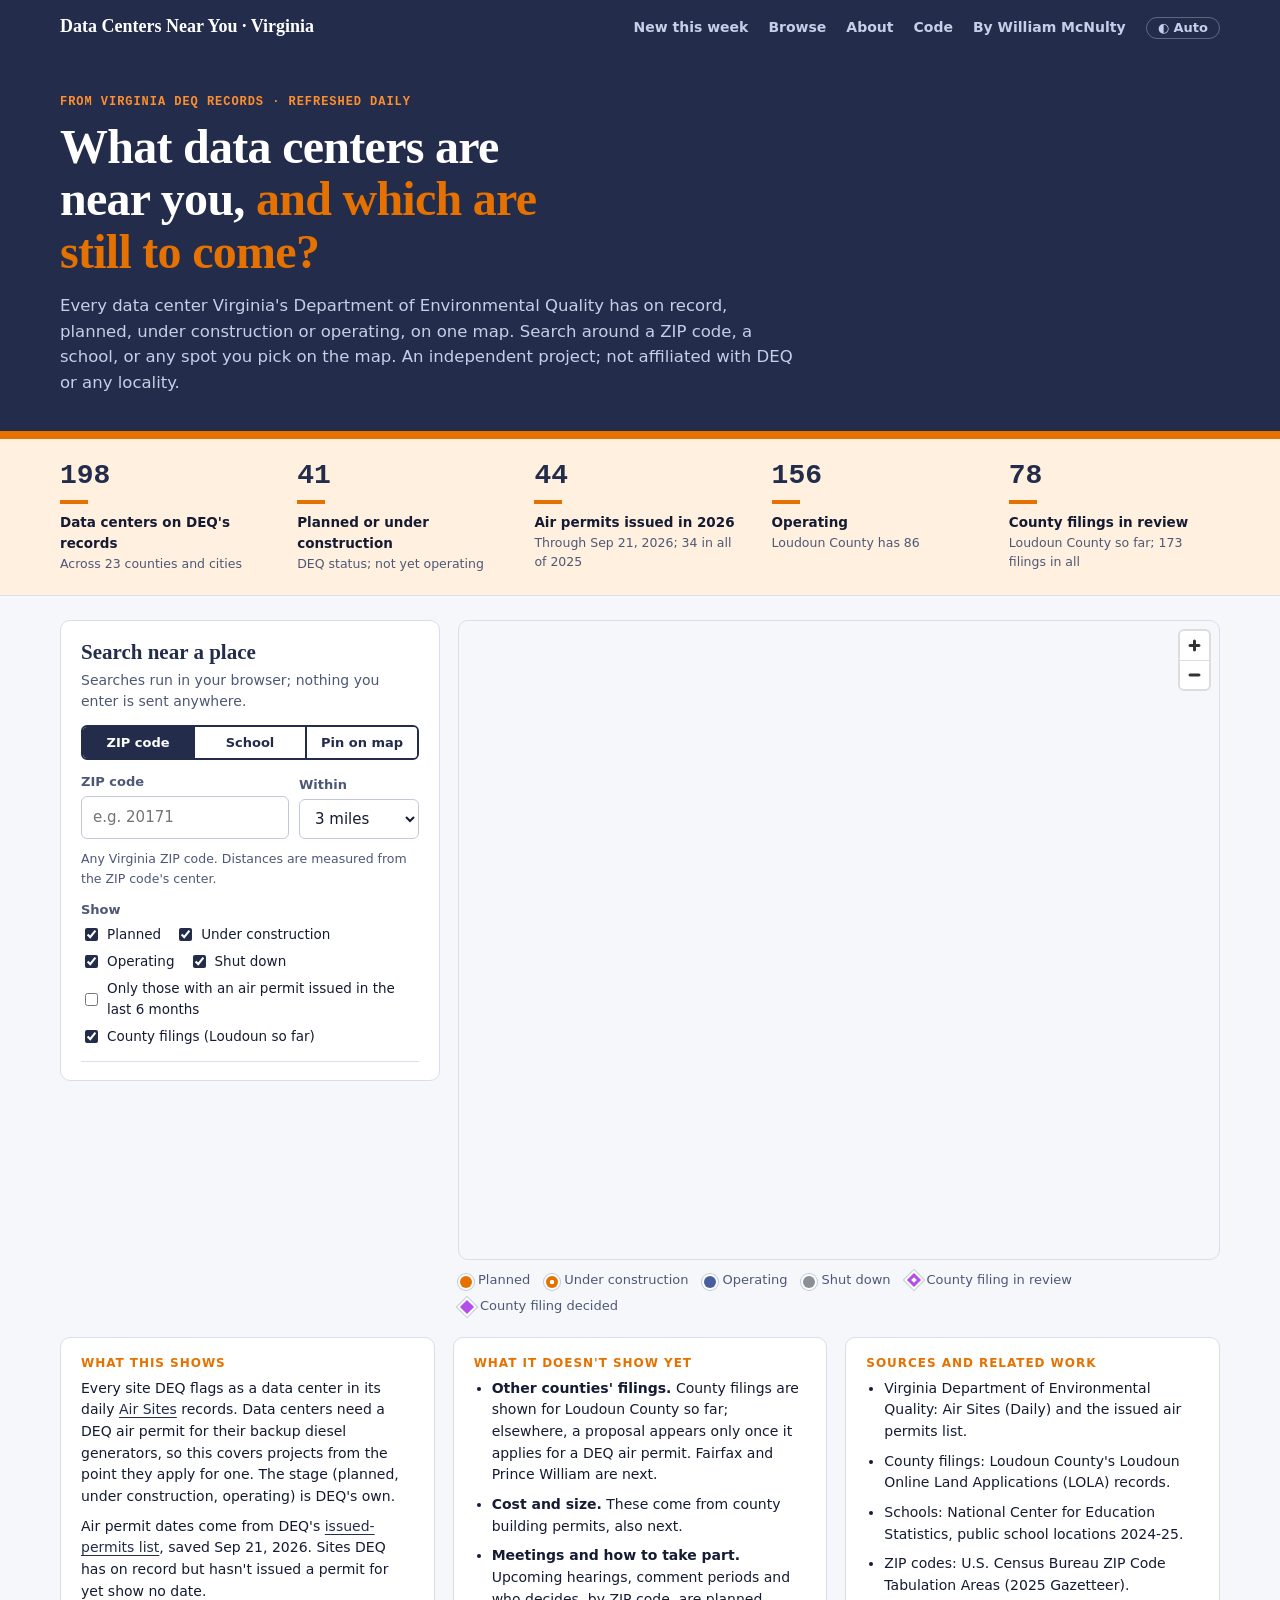
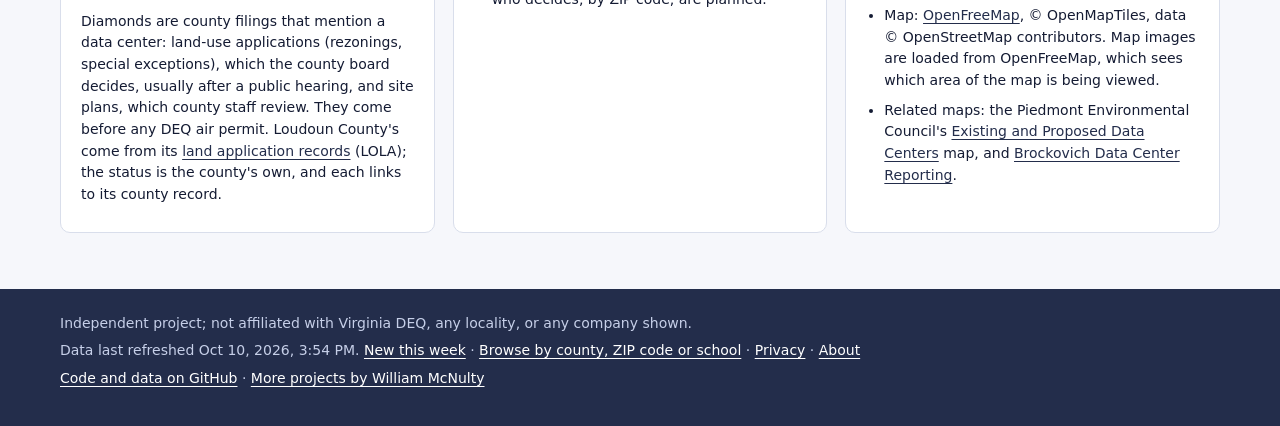
<file: site/virginia/index.html>
<!DOCTYPE html>
<html lang="en">
<head>
<meta charset="utf-8">
<meta name="viewport" content="width=device-width, initial-scale=1">
<title>Virginia data centers near you: map · Data Centers Near You</title>
<meta name="description" content="Every data center Virginia's Department of Environmental Quality knows about, on a map: planned, under construction and operating. Search by ZIP code, school or a pin on the map.">
<meta name="theme-color" content="#232d4b">
<link rel="stylesheet" href="../vendor/maplibre-gl.css">
<script src="../theme.js"></script>
<script>
  /* Embed mode, for newsrooms and other sites that frame the map. URL parameters (query string, before any #):
       embed=1           map-only layout: no header, hero, numbers, info cards or footer; the map fills the frame
                         with a compact search panel, a compact legend and a "Data Centers Near You" credit link
                         (opens the full site in a new tab). Scroll-zoom needs Ctrl/Cmd (two fingers on touch) so
                         the host page still scrolls past the map.
       theme=light|dark  optional; without it the embed follows the reader's device (prefers-color-scheme), never
                         a theme saved on the full site.
     Search links work as on the full page, after the query string: ?embed=1#zip=20171&r=3, #school=<NCES id>,
     #pin=<lat>,<lon>. Recommended snippet:
       <iframe src="https://willmcnulty.github.io/Virginia-Data-Center-Tracker/virginia/?embed=1" width="100%"
         height="500" style="border:0;max-width:960px" title="Map of Virginia data centers (Data Centers Near You)"
         loading="lazy" referrerpolicy="strict-origin-when-cross-origin"></iframe>
     Runs before the stylesheet so the page never flashes the full layout or the wrong theme. */
  (function () {
    var q = new URLSearchParams(location.search), v = q.get("embed");
    if (v === null || v === "0" || v === "false") return;
    var root = document.documentElement, mq = matchMedia("(prefers-color-scheme: dark)");
    var forced = q.get("theme") === "light" || q.get("theme") === "dark" ? q.get("theme") : null;
    var savedAuto = !window.siteTheme || window.siteTheme.mode() === "auto";
    root.classList.add("embed");
    if (forced) root.setAttribute("data-theme", forced); else root.removeAttribute("data-theme");
    function effective() { return forced || (mq.matches ? "dark" : "light"); }
    // Replaces theme.js's handle for this page only; nothing is saved, so the full site keeps the reader's choice.
    window.siteTheme = { mode: function () { return forced || "auto"; }, effective: effective, set: function () {} };
    // theme.js already announces device changes when its saved mode is Auto; otherwise announce them here.
    if (!forced && !savedAuto) mq.addEventListener("change", function () {
      window.dispatchEvent(new CustomEvent("themechange", { detail: effective() }));
    });
  })();
</script>
<style>
  /* Same design language as willmcnulty.github.io and the UVA Capital Plan Tracker. Map marker colors were checked
     for colorblind separation (every pair, since any two points can sit side by side) against the basemap
     backgrounds: #495e9d / #e57200 on #f2f3f0 (light) and #6f86e0 / #d0650a on #0c0c0c (dark). Stage is never
     shown by color alone: markers carry a white ring, and every list and popup spells the stage out.
     County filings are diamonds (a second shape, so never color alone either): violet #b44ee8 on light, yellow
     #f0e442 on dark. Checked the same way, pairwise against every marker color including the gray (#8a8f98) and
     the navy search-center dot, with Machado 2009 protan/deutan/tritan simulation and OKLab distance (x100):
     light, worst pair #b44ee8 vs #495e9d: 21.2 normal, 12.4 protan, 13.8 deutan; tritan >= 11.0 for every pair;
     3.6:1 against #f2f3f0. Dark, worst pair #f0e442 vs #aebdf0: 26.4 normal, 26.2 protan, 26.4 deutan, 14.1
     tritan; 14.8:1 against #0c0c0c. (Violet fails next to the dark theme's light navy, hence the yellow there.) */
  :root {
    color-scheme: light;
    --page: #f6f7fb; --surface: #ffffff; --ink: #141b33; --ink-2: #4d5876; --muted: #667091;
    --line: #d9deeb; --grid: #e6e9f2; --axis: #c3c9da;
    --navy: #232d4b; --orange: #e57200; --orange-ink: #141b33; --orange-tint: #fff0df; --blue-tint: #e6ebf6;
    --band: #232d4b; --band-ink: #ffffff; --band-muted: #c6cfe8; --link: #232d4b;
    --wash: rgba(35, 45, 75, 0.05);
    --st-operating: #495e9d; --st-planned: #e57200; --st-shutdown: #8a8f98; --filing: #b44ee8;
    --serif: "Iowan Old Style", "Palatino Linotype", Palatino, Georgia, serif;
    --sans: "Segoe UI", system-ui, -apple-system, "Helvetica Neue", Arial, sans-serif;
    --mono: "Cascadia Mono", "SF Mono", Consolas, "Liberation Mono", monospace;
  }
  /* Dark: follows the device (Auto) unless the theme button picked Light; or always when it picked Dark. */
  @media (prefers-color-scheme: dark) {
    :root:not([data-theme="light"]) {
      color-scheme: dark;
      --page: #0d1120; --surface: #161c30; --ink: #eef1fa; --ink-2: #a6b1cf; --muted: #8c97b8;
      --line: #2b3454; --grid: #232b45; --axis: #34406a;
      --navy: #aebdf0; --orange: #ff8f2e; --orange-tint: #2a1e12; --blue-tint: #1e2746;
      --band: #1a2240; --band-muted: #b9c4e4; --link: #b6c4f5; --wash: rgba(174, 189, 240, 0.07);
      --st-operating: #6f86e0; --st-planned: #d0650a; --st-shutdown: #8a8f98; --filing: #f0e442;
    }
  }
  :root[data-theme="dark"] {
    color-scheme: dark;
    --page: #0d1120; --surface: #161c30; --ink: #eef1fa; --ink-2: #a6b1cf; --muted: #8c97b8;
    --line: #2b3454; --grid: #232b45; --axis: #34406a;
    --navy: #aebdf0; --orange: #ff8f2e; --orange-tint: #2a1e12; --blue-tint: #1e2746;
    --band: #1a2240; --band-muted: #b9c4e4; --link: #b6c4f5; --wash: rgba(174, 189, 240, 0.07);
    --st-operating: #6f86e0; --st-planned: #d0650a; --st-shutdown: #8a8f98; --filing: #f0e442;
  }
  * { box-sizing: border-box; }
  body { margin: 0; background: var(--page); color: var(--ink); font: 15px/1.55 var(--sans); }
  a { color: var(--link); text-underline-offset: 3px; }
  a:hover { color: var(--orange); }
  :focus-visible { outline: 3px solid var(--orange); outline-offset: 2px; }
  .wrap { max-width: 1200px; margin-inline: auto; padding-inline: 20px; }
  .band { background: var(--band); color: var(--band-ink); }
  .topbar .wrap { display: flex; flex-wrap: wrap; gap: 6px 24px; justify-content: space-between; align-items: baseline; padding-block: 16px; }
  .topbar strong { font: 600 18px var(--serif); }
  .topbar nav { display: flex; gap: 20px; flex-wrap: wrap; font-size: 14px; font-weight: 600; }
  .topbar nav a { color: var(--band-muted); text-decoration: none; }
  .topbar nav a:hover { color: var(--orange); }
  .theme-btn { font: 600 13px var(--sans); color: var(--band-muted); background: none; border: 1px solid rgba(255, 255, 255, 0.28); border-radius: 999px; padding: 2px 11px; cursor: pointer; }
  .theme-btn:hover { color: var(--orange); border-color: var(--orange); }
  .hero { border-bottom: 8px solid var(--orange); }
  .hero .wrap { padding-block: 40px 36px; }
  .kicker { font: 700 12px var(--mono); letter-spacing: 0.08em; text-transform: uppercase; color: #ff8f2e; margin-bottom: 12px; }
  .hero h1 { font: 600 clamp(30px, 5vw, 48px)/1.1 var(--serif); letter-spacing: -0.015em; margin: 0 0 14px; max-width: 22ch; }
  .hero h1 .hl { color: var(--orange); }
  .hero p { max-width: 70ch; margin: 0; color: var(--band-muted); font-size: 16.5px; }
  .evidence { background: var(--orange-tint); border-bottom: 1px solid var(--line); }
  .evidence .wrap { display: grid; grid-template-columns: repeat(auto-fit, minmax(190px, 1fr)); gap: 16px 26px; padding-block: 22px; }
  .stat { display: flex; flex-direction: column; }
  .stat b { order: -1; font: 700 28px/1.1 var(--mono); color: var(--navy); }
  .stat b::after { content: ""; display: block; width: 28px; height: 4px; background: var(--orange); margin-top: 8px; }
  .stat span { margin-top: 8px; font-size: 13.5px; font-weight: 600; }
  .stat em { font-style: normal; font-size: 12.5px; color: var(--ink-2); }

  main { padding-block: 24px 30px; }
  .layout { display: grid; grid-template-columns: 380px minmax(0, 1fr); gap: 18px; align-items: start; }
  @media (max-width: 900px) { .layout { grid-template-columns: minmax(0, 1fr); } }
  .card { background: var(--surface); border: 1px solid var(--line); border-radius: 10px; padding: 18px 20px; }
  .card h2 { font: 600 21px/1.25 var(--serif); color: var(--navy); margin: 0 0 4px; }
  .sub { margin: 0 0 12px; color: var(--ink-2); font-size: 14px; }
  .seg { display: flex; border: 2px solid var(--navy); border-radius: 6px; overflow: hidden; margin-bottom: 12px; }
  .seg button { flex: 1; font: 700 13px var(--sans); background: var(--surface); color: var(--navy); border: 0; padding: 8px 6px; cursor: pointer; }
  .seg button + button { border-left: 2px solid var(--navy); }
  .seg button[aria-pressed="true"] { background: var(--navy); color: var(--surface); }
  label.field { display: block; font-size: 13px; font-weight: 600; color: var(--ink-2); margin-bottom: 4px; }
  input[type="text"], select {
    font: inherit; font-size: 15px; color: var(--ink); background: var(--surface); width: 100%;
    border: 1px solid var(--axis); border-radius: 6px; padding: 9px 11px;
  }
  .row { display: flex; gap: 10px; align-items: end; margin-bottom: 10px; }
  .row > div { flex: 1; }
  .row > div.narrow { flex: 0 0 120px; }
  .hint { font-size: 12.5px; color: var(--ink-2); margin: 4px 0 0; }
  .suggest { list-style: none; margin: 4px 0 0; padding: 0; border: 1px solid var(--line); border-radius: 6px; max-height: 240px; overflow: auto; }
  .suggest:empty { display: none; }
  .suggest li button { display: block; width: 100%; text-align: left; font: inherit; font-size: 14px; background: none; border: 0; border-bottom: 1px solid var(--line); padding: 8px 10px; cursor: pointer; color: var(--ink); }
  .suggest li:last-child button { border-bottom: 0; }
  .suggest li button:hover, .suggest li button:focus-visible { background: var(--wash); }
  .suggest small { color: var(--ink-2); }
  fieldset { border: 0; padding: 0; margin: 12px 0 0; }
  legend { font-size: 13px; font-weight: 600; color: var(--ink-2); padding: 0; margin-bottom: 4px; }
  .checks { display: flex; flex-wrap: wrap; gap: 6px 14px; font-size: 13.5px; }
  .checks label { display: inline-flex; align-items: center; gap: 6px; cursor: pointer; }
  .checks input { accent-color: var(--navy); }

  .summary { margin: 14px 0 8px; font-size: 14.5px; }
  .summary b { font-family: var(--mono); }
  .results { list-style: none; margin: 0; padding: 0; max-height: 520px; overflow: auto; border-top: 1px solid var(--line); }
  .results li { border-bottom: 1px solid var(--line); }
  .results button { display: grid; grid-template-columns: 16px minmax(0, 1fr) auto; gap: 2px 10px; width: 100%; text-align: left; background: none; border: 0; padding: 10px 4px; cursor: pointer; font: inherit; color: var(--ink); }
  .results button:hover, .results button:focus-visible { background: var(--wash); }
  .results .nm { font-weight: 600; font-size: 14px; line-height: 1.35; }
  .results .dist { font: 700 13px var(--mono); color: var(--navy); white-space: nowrap; }
  .results .meta { grid-column: 2 / 4; font-size: 12.5px; color: var(--ink-2); }
  .dot { width: 12px; height: 12px; border-radius: 50%; margin-top: 4px; box-shadow: 0 0 0 2px var(--surface), 0 0 0 3px var(--axis); }
  .dot.planned, .dot.construction { background: var(--st-planned); }
  .dot.operating { background: var(--st-operating); }
  .dot.shutdown, .dot.other { background: var(--st-shutdown); }
  .dot.construction { background: radial-gradient(circle, var(--surface) 0 2px, var(--st-planned) 2.5px); }
  /* County filings: a diamond, solid once decided, hollow while in county review. */
  .dia { width: 10px; height: 10px; margin: 5px 1px 0; transform: rotate(45deg); background: var(--filing); box-shadow: 0 0 0 2px var(--surface), 0 0 0 3px var(--axis); }
  .dia.in-review { background: var(--surface); border: 3px solid var(--filing); }
  .dia.denied { background: var(--st-shutdown); }
  .legend .dia { margin: 0 2px; }
  .tag.filing { background: none; border: 1px solid var(--axis); color: var(--ink); }
  .tag { display: inline-block; font: 700 11px var(--mono); letter-spacing: 0.04em; text-transform: uppercase; padding: 1px 7px; border-radius: 999px; background: var(--blue-tint); color: var(--navy); }
  .tag.planned, .tag.construction { background: var(--orange-tint); color: var(--ink); }

  #map { height: 640px; border-radius: 10px; border: 1px solid var(--line); overflow: hidden; }
  @media (max-width: 900px) { #map { height: 440px; } }
  .legend { display: flex; flex-wrap: wrap; gap: 6px 16px; font-size: 13px; color: var(--ink-2); margin: 10px 2px 0; }
  .legend span { display: inline-flex; align-items: center; gap: 6px; }
  .maplibregl-popup-content { background: var(--surface); color: var(--ink); border-radius: 8px; padding: 12px 14px; font: 13.5px/1.45 var(--sans); }
  .maplibregl-popup-tip { border-top-color: var(--surface) !important; border-bottom-color: var(--surface) !important; }
  .maplibregl-popup-close-button { font-size: 20px; color: var(--ink-2); padding: 0 6px; }
  .pop h3 { font: 600 15px/1.3 var(--sans); margin: 0 0 4px; padding-right: 16px; }
  .pop p { margin: 4px 0; }
  .pop .src { font-size: 12px; color: var(--ink-2); }

  .info { display: grid; grid-template-columns: repeat(auto-fit, minmax(300px, 1fr)); gap: 18px; margin-top: 20px; }
  .info h2 { font: 800 12px var(--sans); letter-spacing: 0.08em; text-transform: uppercase; color: var(--orange); margin: 0 0 8px; }
  .info p, .info li { font-size: 14px; margin: 0 0 8px; }
  .info ul { padding-left: 18px; margin: 0; }
  .disclaimer { font-size: 12.5px; color: var(--ink-2); border-left: 3px solid var(--orange); padding-left: 10px; }
  footer.band { font-size: 14px; color: var(--band-muted); margin-top: 26px; }
  footer .wrap { padding-block: 24px 36px; display: grid; gap: 6px; }
  footer a { color: var(--band-ink); }
  .sr { position: absolute; width: 1px; height: 1px; overflow: hidden; clip: rect(0 0 0 0); }
  .credit { margin: 0; }

  /* Embed mode (?embed=1, see the script above): the map fills the frame; search floats over its top-left corner;
     the legend and the credit link share a thin bar under it. */
  .embed, .embed body { height: 100%; }
  .embed body { display: flex; flex-direction: column; overflow: hidden; font-size: 14px; }
  .embed .topbar, .embed .hero, .embed .evidence, .embed .info, .embed footer, .embed .sub, .embed #q-hint { display: none; }
  .embed main { flex: 1; min-height: 0; width: 100%; max-width: none; margin: 0; padding: 0; display: flex; }
  .embed .layout { display: block; position: relative; flex: 1; }
  .embed .map-sec { position: absolute; inset: 0; display: grid; grid-template: "map map" minmax(0, 1fr) "legend credit" auto / minmax(0, 1fr) auto; background: var(--surface); }
  .embed #map { grid-area: map; height: auto; border: 0; border-radius: 0; }
  .embed .legend { grid-area: legend; margin: 0; padding: 5px 10px; gap: 2px 12px; font-size: 11.5px; border-top: 1px solid var(--line); }
  .embed .legend .dot { width: 10px; height: 10px; margin-top: 0; }
  .embed .credit { grid-area: credit; padding: 5px 10px; font-size: 12px; font-weight: 600; white-space: nowrap; border-top: 1px solid var(--line); align-self: stretch; }
  .embed .search-card { position: absolute; z-index: 2; top: 8px; left: 8px; width: min(310px, calc(100% - 60px)); max-height: calc(100% - 64px); overflow: auto; padding: 10px 12px; box-shadow: 0 2px 10px rgba(0, 0, 0, 0.18); }
  .embed #search-h, .embed label.field { position: absolute; width: 1px; height: 1px; overflow: hidden; clip: rect(0 0 0 0); }
  .embed .seg { margin-bottom: 8px; }
  .embed .seg button { font-size: 12px; padding: 5px 4px; }
  .embed .row { margin-bottom: 4px; gap: 6px; }
  .embed .row > div.narrow { flex-basis: 96px; }
  .embed input[type="text"], .embed select { font-size: 14px; padding: 6px 8px; }
  .embed .filters { margin-top: 6px; font-size: 13px; }
  .embed .filters summary { cursor: pointer; font-weight: 600; color: var(--ink-2); }
  .embed .filters fieldset { margin-top: 4px; }
  .embed .filters legend { display: none; }
  .embed .checks { font-size: 12.5px; }
  .embed .summary { margin: 8px 0 6px; font-size: 13px; }
  .embed .results { max-height: 160px; }
  .embed .results button { padding: 7px 2px; }
  @media (max-width: 480px) { .embed .legend { font-size: 11px; gap: 2px 8px; } .embed .credit { font-size: 11.5px; } }
</style>
</head>
<body>
  <header class="topbar band">
    <div class="wrap">
      <strong><a href="../" style="color:inherit;text-decoration:none">Data Centers Near You</a> · Virginia</strong>
      <nav aria-label="Links">
        <a href="new/">New this week</a>
        <a href="browse/">Browse</a>
        <a href="../about/">About</a>
        <a id="support-link" href="#" hidden></a>
        <a href="https://github.com/WillMcNulty/Virginia-Data-Center-Tracker">Code</a>
        <a href="https://willmcnulty.github.io/">By William McNulty</a>
        <button type="button" class="theme-btn" data-theme-toggle>◐ Auto</button>
      </nav>
    </div>
  </header>

  <section class="hero band" aria-labelledby="top">
    <div class="wrap">
      <div class="kicker">From Virginia DEQ records · refreshed daily</div>
      <h1 id="top">What data centers are near you, <span class="hl">and which are still to come?</span></h1>
      <p>Every data center Virginia's Department of Environmental Quality has on record, planned, under construction
        or operating, on one map. Search around a ZIP code, a school, or any spot you pick on the map. An independent
        project; not affiliated with DEQ or any locality.</p>
    </div>
  </section>

  <div class="evidence" aria-label="Headline numbers"><div class="wrap" id="stats"></div></div>

  <main class="wrap">
    <div class="layout">
      <section class="card search-card" aria-labelledby="search-h">
        <h2 id="search-h">Search near a place</h2>
        <p class="sub">Searches run in your browser; nothing you enter is sent anywhere.</p>
        <div class="seg" role="group" aria-label="Search by">
          <button type="button" data-mode="zip" aria-pressed="true">ZIP code</button>
          <button type="button" data-mode="school" aria-pressed="false">School</button>
          <button type="button" data-mode="pin" aria-pressed="false">Pin on map</button>
        </div>
        <div class="row">
          <div id="q-wrap">
            <label class="field" for="q" id="q-label">ZIP code</label>
            <input type="text" id="q" inputmode="numeric" autocomplete="off" placeholder="e.g. 20171">
          </div>
          <div class="narrow">
            <label class="field" for="radius">Within</label>
            <select id="radius">
              <option value="1">1 mile</option>
              <option value="3" selected>3 miles</option>
              <option value="5">5 miles</option>
              <option value="10">10 miles</option>
              <option value="30">30 miles</option>
            </select>
          </div>
        </div>
        <p class="hint" id="q-hint">Any Virginia ZIP code. Distances are measured from the ZIP code's center.</p>
        <ul class="suggest" id="suggest" aria-label="Matching schools"></ul>
        <fieldset>
          <legend>Show</legend>
          <div class="checks" id="stage-filter">
            <label><input type="checkbox" value="planned" checked> Planned</label>
            <label><input type="checkbox" value="construction" checked> Under construction</label>
            <label><input type="checkbox" value="operating" checked> Operating</label>
            <label><input type="checkbox" value="shutdown" checked> Shut down</label>
          </div>
          <div class="checks" style="margin-top:6px">
            <label><input type="checkbox" id="recent"> Only those with an air permit issued in the last 6 months</label>
          </div>
          <div class="checks" style="margin-top:6px">
            <label><input type="checkbox" id="show-filings" checked> County filings (Loudoun so far)</label>
          </div>
        </fieldset>
        <p class="summary" id="summary" aria-live="polite"></p>
        <ul class="results" id="results"></ul>
      </section>

      <section class="map-sec" aria-label="Map">
        <div id="map" role="region" aria-label="Map of data centers"></div>
        <div class="legend" id="legend" aria-hidden="true">
          <span><i class="dot planned"></i> Planned</span>
          <span><i class="dot construction"></i> Under construction</span>
          <span><i class="dot operating"></i> Operating</span>
          <span><i class="dot shutdown"></i> Shut down</span>
          <span><i class="dia in-review"></i> County filing in review</span>
          <span><i class="dia approved"></i> County filing decided</span>
        </div>
        <p class="credit" id="credit" hidden><a href="./" target="_blank" rel="noopener" title="Opens the full map in a new tab">Data Centers Near You ↗</a></p>
      </section>
    </div>

    <div class="info" id="about">
      <div class="card">
        <h2>What this shows</h2>
        <p>Every site DEQ flags as a data center in its daily <a href="https://apps.deq.virginia.gov/arcgis/rest/services/public/EDMA/MapServer/294">Air Sites</a> records.
          Data centers need a DEQ air permit for their backup diesel generators, so this covers projects from the
          point they apply for one. The stage (planned, under construction, operating) is DEQ's own.</p>
        <p>Air permit dates come from DEQ's <a href="https://www.deq.virginia.gov/news-info/shortcuts/permits/air/issued-air-permits-for-data-centers">issued-permits list</a>,
          saved <span id="snap-date"></span>. Sites DEQ has on record but hasn't issued a permit for yet show no date.</p>
        <p>Diamonds are county filings that mention a data center: land-use applications (rezonings, special
          exceptions), which the county board decides, usually after a public hearing, and site plans, which county
          staff review. They come before any DEQ air permit. Loudoun County's come from its
          <a href="https://logis.loudoun.gov/gis/rest/services/Projects/LOLA_DATA/MapServer/0">land application records</a> (LOLA);
          the status is the county's own, and each links to its county record.</p>
      </div>
      <div class="card">
        <h2>What it doesn't show yet</h2>
        <ul>
          <li><b>Other counties' filings.</b> County filings are shown for Loudoun County so far; elsewhere, a proposal
            appears only once it applies for a DEQ air permit. Fairfax and Prince William are next.</li>
          <li><b>Cost and size.</b> These come from county building permits, also next.</li>
          <li><b>Meetings and how to take part.</b> Upcoming hearings, comment periods and who decides, by ZIP code, are planned.</li>
        </ul>
      </div>
      <div class="card">
        <h2>Sources and related work</h2>
        <ul>
          <li>Virginia Department of Environmental Quality: Air Sites (Daily) and the issued air permits list.</li>
          <li>County filings: Loudoun County's Loudoun Online Land Applications (LOLA) records.</li>
          <li>Schools: National Center for Education Statistics, public school locations 2024-25.</li>
          <li>ZIP codes: U.S. Census Bureau ZIP Code Tabulation Areas (2025 Gazetteer).</li>
          <li>Map: <a href="https://openfreemap.org/">OpenFreeMap</a>, © OpenMapTiles, data © OpenStreetMap contributors.
            Map images are loaded from OpenFreeMap, which sees which area of the map is being viewed.</li>
          <li>Related maps: the Piedmont Environmental Council's <a href="https://www.pecva.org/region/culpeper/existing-and-proposed-data-centers-a-web-map/">Existing and Proposed Data Centers</a> map, and
            <a href="https://brockovichdatacenter.com/">Brockovich Data Center Reporting</a>.</li>
        </ul>
        <p class="disclaimer" id="disclaimer"></p>
      </div>
    </div>
  </main>

  <footer class="band">
    <div class="wrap" id="footer">
      <div>Independent project; not affiliated with Virginia DEQ, any locality, or any company shown.</div>
      <div>Data last refreshed <span id="built"></span>. <a href="new/">New this week</a> · <a href="browse/">Browse by county, ZIP code or school</a> · <a href="../privacy/">Privacy</a> · <a href="../about/">About</a></div>
      <div> <a href="https://github.com/WillMcNulty/Virginia-Data-Center-Tracker">Code and data on GitHub</a> · <a href="https://willmcnulty.github.io/">More projects by William McNulty</a></div>
    </div>
  </footer>
  <script type="module" src="app.js"></script>
  <!-- Cloudflare Web Analytics -->
  <script type="module" src="https://static.cloudflareinsights.com/beacon.min.js" data-cf-beacon='{"token": "a6c6e47a18a143f28f11aff1ab47154b"}'></script>
  <!-- End Cloudflare Web Analytics -->
</body>
</html>
</file>
<file: site/vendor/maplibre-gl.css>
.maplibregl-map{font:12px/20px Helvetica Neue,Arial,Helvetica,sans-serif;overflow:hidden;position:relative;-webkit-tap-highlight-color:rgb(0 0 0/0);-webkit-touch-callout:none}.maplibregl-canvas{position:absolute;left:0;top:0}.maplibregl-map:fullscreen{width:100%;height:100%}.maplibregl-ctrl-group button.maplibregl-ctrl-compass{touch-action:none}.maplibregl-canvas-container.maplibregl-interactive,.maplibregl-ctrl-group button.maplibregl-ctrl-compass{cursor:grab;-webkit-user-select:none;-moz-user-select:none;user-select:none}.maplibregl-canvas-container.maplibregl-interactive.maplibregl-track-pointer{cursor:pointer}.maplibregl-canvas-container.maplibregl-interactive:active,.maplibregl-ctrl-group button.maplibregl-ctrl-compass:active{cursor:grabbing}.maplibregl-canvas-container.maplibregl-touch-zoom-rotate,.maplibregl-canvas-container.maplibregl-touch-zoom-rotate .maplibregl-canvas{touch-action:pan-x pan-y}.maplibregl-canvas-container.maplibregl-touch-drag-pan,.maplibregl-canvas-container.maplibregl-touch-drag-pan .maplibregl-canvas{touch-action:pinch-zoom}.maplibregl-canvas-container.maplibregl-touch-zoom-rotate.maplibregl-touch-drag-pan,.maplibregl-canvas-container.maplibregl-touch-zoom-rotate.maplibregl-touch-drag-pan .maplibregl-canvas{touch-action:none}.maplibregl-canvas-container.maplibregl-touch-drag-pan.maplibregl-cooperative-gestures,.maplibregl-canvas-container.maplibregl-touch-drag-pan.maplibregl-cooperative-gestures .maplibregl-canvas{touch-action:pan-x pan-y}.maplibregl-ctrl-bottom-left,.maplibregl-ctrl-bottom-right,.maplibregl-ctrl-top-left,.maplibregl-ctrl-top-right{position:absolute;pointer-events:none;z-index:2}.maplibregl-ctrl-top-left{top:0;left:0}.maplibregl-ctrl-top-right{top:0;right:0}.maplibregl-ctrl-bottom-left{bottom:0;left:0}.maplibregl-ctrl-bottom-right{right:0;bottom:0}.maplibregl-ctrl{clear:both;pointer-events:auto;transform:translate(0)}.maplibregl-ctrl-top-left .maplibregl-ctrl{margin:10px 0 0 10px;float:left}.maplibregl-ctrl-top-right .maplibregl-ctrl{margin:10px 10px 0 0;float:right}.maplibregl-ctrl-bottom-left .maplibregl-ctrl{margin:0 0 10px 10px;float:left}.maplibregl-ctrl-bottom-right .maplibregl-ctrl{margin:0 10px 10px 0;float:right}.maplibregl-ctrl-group{border-radius:4px;background:#fff}.maplibregl-ctrl-group:not(:empty){box-shadow:0 0 0 2px rgba(0,0,0,.1)}@media (forced-colors:active){.maplibregl-ctrl-group:not(:empty){box-shadow:0 0 0 2px ButtonText}}.maplibregl-ctrl-group button{width:29px;height:29px;display:block;padding:0;outline:none;border:0;box-sizing:border-box;background-color:transparent;cursor:pointer}.maplibregl-ctrl button{-webkit-user-select:none;-moz-user-select:none;user-select:none}.maplibregl-ctrl-group button+button{border-top:1px solid #ddd}.maplibregl-ctrl button .maplibregl-ctrl-icon{display:block;width:100%;height:100%;background-repeat:no-repeat;background-position:50%}@media (forced-colors:active){.maplibregl-ctrl-icon{background-color:transparent}.maplibregl-ctrl-group button+button{border-top:1px solid ButtonText}}.maplibregl-ctrl button::-moz-focus-inner{border:0;padding:0}.maplibregl-ctrl-attrib-button:focus,.maplibregl-ctrl-group button:focus{box-shadow:0 0 2px 2px #0096ff}.maplibregl-ctrl button:disabled{cursor:not-allowed}.maplibregl-ctrl button:disabled .maplibregl-ctrl-icon{opacity:.25}@media (hover:hover){.maplibregl-ctrl button:not(:disabled):hover{background-color:rgba(0,0,0,.05)}}.maplibregl-ctrl button:not(:disabled):active{background-color:rgba(0,0,0,.05)}.maplibregl-ctrl-group button:focus:focus-visible{box-shadow:0 0 2px 2px #0096ff}.maplibregl-ctrl-group button:focus:not(:focus-visible){box-shadow:none}.maplibregl-ctrl-group button:focus:first-child{border-radius:4px 4px 0 0}.maplibregl-ctrl-group button:focus:last-child{border-radius:0 0 4px 4px}.maplibregl-ctrl-group button:focus:only-child{border-radius:inherit}.maplibregl-ctrl button.maplibregl-ctrl-zoom-out .maplibregl-ctrl-icon{background-image:url("data:image/svg+xml;charset=utf-8,%3Csvg%20xmlns%3D%22http%3A%2F%2Fwww.w3.org%2F2000%2Fsvg%22%20width%3D%2229%22%20height%3D%2229%22%20fill%3D%22%23333%22%20viewBox%3D%220%200%2029%2029%22%3E%3Cpath%20d%3D%22M10%2013c-.75%200-1.5.75-1.5%201.5S9.25%2016%2010%2016h9c.75%200%201.5-.75%201.5-1.5S19.75%2013%2019%2013z%22%2F%3E%3C%2Fsvg%3E")}.maplibregl-ctrl button.maplibregl-ctrl-zoom-in .maplibregl-ctrl-icon{background-image:url("data:image/svg+xml;charset=utf-8,%3Csvg%20xmlns%3D%22http%3A%2F%2Fwww.w3.org%2F2000%2Fsvg%22%20width%3D%2229%22%20height%3D%2229%22%20fill%3D%22%23333%22%20viewBox%3D%220%200%2029%2029%22%3E%3Cpath%20d%3D%22M14.5%208.5c-.75%200-1.5.75-1.5%201.5v3h-3c-.75%200-1.5.75-1.5%201.5S9.25%2016%2010%2016h3v3c0%20.75.75%201.5%201.5%201.5S16%2019.75%2016%2019v-3h3c.75%200%201.5-.75%201.5-1.5S19.75%2013%2019%2013h-3v-3c0-.75-.75-1.5-1.5-1.5%22%2F%3E%3C%2Fsvg%3E")}@media (forced-colors:active){.maplibregl-ctrl button.maplibregl-ctrl-zoom-out .maplibregl-ctrl-icon{background-image:url("data:image/svg+xml;charset=utf-8,%3Csvg%20xmlns%3D%22http%3A%2F%2Fwww.w3.org%2F2000%2Fsvg%22%20width%3D%2229%22%20height%3D%2229%22%20fill%3D%22%23fff%22%20viewBox%3D%220%200%2029%2029%22%3E%3Cpath%20d%3D%22M10%2013c-.75%200-1.5.75-1.5%201.5S9.25%2016%2010%2016h9c.75%200%201.5-.75%201.5-1.5S19.75%2013%2019%2013z%22%2F%3E%3C%2Fsvg%3E")}.maplibregl-ctrl button.maplibregl-ctrl-zoom-in .maplibregl-ctrl-icon{background-image:url("data:image/svg+xml;charset=utf-8,%3Csvg%20xmlns%3D%22http%3A%2F%2Fwww.w3.org%2F2000%2Fsvg%22%20width%3D%2229%22%20height%3D%2229%22%20fill%3D%22%23fff%22%20viewBox%3D%220%200%2029%2029%22%3E%3Cpath%20d%3D%22M14.5%208.5c-.75%200-1.5.75-1.5%201.5v3h-3c-.75%200-1.5.75-1.5%201.5S9.25%2016%2010%2016h3v3c0%20.75.75%201.5%201.5%201.5S16%2019.75%2016%2019v-3h3c.75%200%201.5-.75%201.5-1.5S19.75%2013%2019%2013h-3v-3c0-.75-.75-1.5-1.5-1.5%22%2F%3E%3C%2Fsvg%3E")}}@media (forced-colors:active) and (prefers-color-scheme:light){.maplibregl-ctrl button.maplibregl-ctrl-zoom-out .maplibregl-ctrl-icon{background-image:url("data:image/svg+xml;charset=utf-8,%3Csvg%20xmlns%3D%22http%3A%2F%2Fwww.w3.org%2F2000%2Fsvg%22%20width%3D%2229%22%20height%3D%2229%22%20viewBox%3D%220%200%2029%2029%22%3E%3Cpath%20d%3D%22M10%2013c-.75%200-1.5.75-1.5%201.5S9.25%2016%2010%2016h9c.75%200%201.5-.75%201.5-1.5S19.75%2013%2019%2013z%22%2F%3E%3C%2Fsvg%3E")}.maplibregl-ctrl button.maplibregl-ctrl-zoom-in .maplibregl-ctrl-icon{background-image:url("data:image/svg+xml;charset=utf-8,%3Csvg%20xmlns%3D%22http%3A%2F%2Fwww.w3.org%2F2000%2Fsvg%22%20width%3D%2229%22%20height%3D%2229%22%20viewBox%3D%220%200%2029%2029%22%3E%3Cpath%20d%3D%22M14.5%208.5c-.75%200-1.5.75-1.5%201.5v3h-3c-.75%200-1.5.75-1.5%201.5S9.25%2016%2010%2016h3v3c0%20.75.75%201.5%201.5%201.5S16%2019.75%2016%2019v-3h3c.75%200%201.5-.75%201.5-1.5S19.75%2013%2019%2013h-3v-3c0-.75-.75-1.5-1.5-1.5%22%2F%3E%3C%2Fsvg%3E")}}.maplibregl-ctrl button.maplibregl-ctrl-fullscreen .maplibregl-ctrl-icon{background-image:url("data:image/svg+xml;charset=utf-8,%3Csvg%20xmlns%3D%22http%3A%2F%2Fwww.w3.org%2F2000%2Fsvg%22%20width%3D%2229%22%20height%3D%2229%22%20fill%3D%22%23333%22%20viewBox%3D%220%200%2029%2029%22%3E%3Cpath%20d%3D%22M24%2016v5.5c0%201.75-.75%202.5-2.5%202.5H16v-1l3-1.5-4-5.5%201-1%205.5%204%201.5-3zM6%2016l1.5%203%205.5-4%201%201-4%205.5%203%201.5v1H7.5C5.75%2024%205%2023.25%205%2021.5V16zm7-11v1l-3%201.5%204%205.5-1%201-5.5-4L6%2013H5V7.5C5%205.75%205.75%205%207.5%205zm11%202.5c0-1.75-.75-2.5-2.5-2.5H16v1l3%201.5-4%205.5%201%201%205.5-4%201.5%203h1z%22%2F%3E%3C%2Fsvg%3E")}.maplibregl-ctrl button.maplibregl-ctrl-shrink .maplibregl-ctrl-icon{background-image:url("data:image/svg+xml;charset=utf-8,%3Csvg%20xmlns%3D%22http%3A%2F%2Fwww.w3.org%2F2000%2Fsvg%22%20width%3D%2229%22%20height%3D%2229%22%20viewBox%3D%220%200%2029%2029%22%3E%3Cpath%20d%3D%22M18.5%2016c-1.75%200-2.5.75-2.5%202.5V24h1l1.5-3%205.5%204%201-1-4-5.5%203-1.5v-1zM13%2018.5c0-1.75-.75-2.5-2.5-2.5H5v1l3%201.5L4%2024l1%201%205.5-4%201.5%203h1zm3-8c0%201.75.75%202.5%202.5%202.5H24v-1l-3-1.5L25%205l-1-1-5.5%204L17%205h-1zM10.5%2013c1.75%200%202.5-.75%202.5-2.5V5h-1l-1.5%203L5%204%204%205l4%205.5L5%2012v1z%22%2F%3E%3C%2Fsvg%3E")}@media (forced-colors:active){.maplibregl-ctrl button.maplibregl-ctrl-fullscreen .maplibregl-ctrl-icon{background-image:url("data:image/svg+xml;charset=utf-8,%3Csvg%20xmlns%3D%22http%3A%2F%2Fwww.w3.org%2F2000%2Fsvg%22%20width%3D%2229%22%20height%3D%2229%22%20fill%3D%22%23fff%22%20viewBox%3D%220%200%2029%2029%22%3E%3Cpath%20d%3D%22M24%2016v5.5c0%201.75-.75%202.5-2.5%202.5H16v-1l3-1.5-4-5.5%201-1%205.5%204%201.5-3zM6%2016l1.5%203%205.5-4%201%201-4%205.5%203%201.5v1H7.5C5.75%2024%205%2023.25%205%2021.5V16zm7-11v1l-3%201.5%204%205.5-1%201-5.5-4L6%2013H5V7.5C5%205.75%205.75%205%207.5%205zm11%202.5c0-1.75-.75-2.5-2.5-2.5H16v1l3%201.5-4%205.5%201%201%205.5-4%201.5%203h1z%22%2F%3E%3C%2Fsvg%3E")}.maplibregl-ctrl button.maplibregl-ctrl-shrink .maplibregl-ctrl-icon{background-image:url("data:image/svg+xml;charset=utf-8,%3Csvg%20xmlns%3D%22http%3A%2F%2Fwww.w3.org%2F2000%2Fsvg%22%20width%3D%2229%22%20height%3D%2229%22%20fill%3D%22%23fff%22%20viewBox%3D%220%200%2029%2029%22%3E%3Cpath%20d%3D%22M18.5%2016c-1.75%200-2.5.75-2.5%202.5V24h1l1.5-3%205.5%204%201-1-4-5.5%203-1.5v-1zM13%2018.5c0-1.75-.75-2.5-2.5-2.5H5v1l3%201.5L4%2024l1%201%205.5-4%201.5%203h1zm3-8c0%201.75.75%202.5%202.5%202.5H24v-1l-3-1.5L25%205l-1-1-5.5%204L17%205h-1zM10.5%2013c1.75%200%202.5-.75%202.5-2.5V5h-1l-1.5%203L5%204%204%205l4%205.5L5%2012v1z%22%2F%3E%3C%2Fsvg%3E")}}@media (forced-colors:active) and (prefers-color-scheme:light){.maplibregl-ctrl button.maplibregl-ctrl-fullscreen .maplibregl-ctrl-icon{background-image:url("data:image/svg+xml;charset=utf-8,%3Csvg%20xmlns%3D%22http%3A%2F%2Fwww.w3.org%2F2000%2Fsvg%22%20width%3D%2229%22%20height%3D%2229%22%20viewBox%3D%220%200%2029%2029%22%3E%3Cpath%20d%3D%22M24%2016v5.5c0%201.75-.75%202.5-2.5%202.5H16v-1l3-1.5-4-5.5%201-1%205.5%204%201.5-3zM6%2016l1.5%203%205.5-4%201%201-4%205.5%203%201.5v1H7.5C5.75%2024%205%2023.25%205%2021.5V16zm7-11v1l-3%201.5%204%205.5-1%201-5.5-4L6%2013H5V7.5C5%205.75%205.75%205%207.5%205zm11%202.5c0-1.75-.75-2.5-2.5-2.5H16v1l3%201.5-4%205.5%201%201%205.5-4%201.5%203h1z%22%2F%3E%3C%2Fsvg%3E")}.maplibregl-ctrl button.maplibregl-ctrl-shrink .maplibregl-ctrl-icon{background-image:url("data:image/svg+xml;charset=utf-8,%3Csvg%20xmlns%3D%22http%3A%2F%2Fwww.w3.org%2F2000%2Fsvg%22%20width%3D%2229%22%20height%3D%2229%22%20viewBox%3D%220%200%2029%2029%22%3E%3Cpath%20d%3D%22M18.5%2016c-1.75%200-2.5.75-2.5%202.5V24h1l1.5-3%205.5%204%201-1-4-5.5%203-1.5v-1zM13%2018.5c0-1.75-.75-2.5-2.5-2.5H5v1l3%201.5L4%2024l1%201%205.5-4%201.5%203h1zm3-8c0%201.75.75%202.5%202.5%202.5H24v-1l-3-1.5L25%205l-1-1-5.5%204L17%205h-1zM10.5%2013c1.75%200%202.5-.75%202.5-2.5V5h-1l-1.5%203L5%204%204%205l4%205.5L5%2012v1z%22%2F%3E%3C%2Fsvg%3E")}}.maplibregl-ctrl button.maplibregl-ctrl-compass .maplibregl-ctrl-icon{background-image:url("data:image/svg+xml;charset=utf-8,%3Csvg%20xmlns%3D%22http%3A%2F%2Fwww.w3.org%2F2000%2Fsvg%22%20width%3D%2229%22%20height%3D%2229%22%20fill%3D%22%23333%22%20viewBox%3D%220%200%2029%2029%22%3E%3Cpath%20d%3D%22m10.5%2014%204-8%204%208z%22%2F%3E%3Cpath%20fill%3D%22%23ccc%22%20d%3D%22m10.5%2016%204%208%204-8z%22%2F%3E%3C%2Fsvg%3E")}@media (forced-colors:active){.maplibregl-ctrl button.maplibregl-ctrl-compass .maplibregl-ctrl-icon{background-image:url("data:image/svg+xml;charset=utf-8,%3Csvg%20xmlns%3D%22http%3A%2F%2Fwww.w3.org%2F2000%2Fsvg%22%20width%3D%2229%22%20height%3D%2229%22%20fill%3D%22%23fff%22%20viewBox%3D%220%200%2029%2029%22%3E%3Cpath%20d%3D%22m10.5%2014%204-8%204%208z%22%2F%3E%3Cpath%20fill%3D%22%23ccc%22%20d%3D%22m10.5%2016%204%208%204-8z%22%2F%3E%3C%2Fsvg%3E")}}@media (forced-colors:active) and (prefers-color-scheme:light){.maplibregl-ctrl button.maplibregl-ctrl-compass .maplibregl-ctrl-icon{background-image:url("data:image/svg+xml;charset=utf-8,%3Csvg%20xmlns%3D%22http%3A%2F%2Fwww.w3.org%2F2000%2Fsvg%22%20width%3D%2229%22%20height%3D%2229%22%20viewBox%3D%220%200%2029%2029%22%3E%3Cpath%20d%3D%22m10.5%2014%204-8%204%208z%22%2F%3E%3Cpath%20fill%3D%22%23ccc%22%20d%3D%22m10.5%2016%204%208%204-8z%22%2F%3E%3C%2Fsvg%3E")}}.maplibregl-ctrl button.maplibregl-ctrl-globe .maplibregl-ctrl-icon{background-image:url("data:image/svg+xml;charset=utf-8,%3Csvg%20xmlns%3D%22http%3A%2F%2Fwww.w3.org%2F2000%2Fsvg%22%20width%3D%2222%22%20height%3D%2222%22%20fill%3D%22none%22%20stroke%3D%22%23333%22%20viewBox%3D%220%200%2022%2022%22%3E%3Ccircle%20cx%3D%2211%22%20cy%3D%2211%22%20r%3D%228.5%22%2F%3E%3Cpath%20d%3D%22M17.5%2011c0%204.819-3.02%208.5-6.5%208.5S4.5%2015.819%204.5%2011%207.52%202.5%2011%202.5s6.5%203.681%206.5%208.5Z%22%2F%3E%3Cpath%20d%3D%22M13.5%2011c0%202.447-.331%204.64-.853%206.206-.262.785-.562%201.384-.872%201.777-.314.399-.58.517-.775.517s-.461-.118-.775-.517c-.31-.393-.61-.992-.872-1.777C8.831%2015.64%208.5%2013.446%208.5%2011s.331-4.64.853-6.206c.262-.785.562-1.384.872-1.777.314-.399.58-.517.775-.517s.461.118.775.517c.31.393.61.992.872%201.777.522%201.565.853%203.76.853%206.206Z%22%2F%3E%3Cpath%20d%3D%22M11%207.5c-1.909%200-3.622-.166-4.845-.428-.616-.132-1.08-.283-1.379-.434a1.3%201.3%200%200%201-.224-.138q.07-.058.224-.138c.299-.151.763-.302%201.379-.434C7.378%205.666%209.091%205.5%2011%205.5s3.622.166%204.845.428c.616.132%201.08.283%201.379.434.105.053.177.1.224.138q-.07.058-.224.138c-.299.151-.763.302-1.379.434-1.223.262-2.936.428-4.845.428Zm0%209c-1.909%200-3.622-.166-4.845-.428-.616-.132-1.08-.283-1.379-.434a1.3%201.3%200%200%201-.224-.138%201.3%201.3%200%200%201%20.224-.138c.299-.151.763-.302%201.379-.434C7.378%2014.666%209.091%2014.5%2011%2014.5s3.622.166%204.845.428c.616.132%201.08.283%201.379.434.105.053.177.1.224.138a1.3%201.3%200%200%201-.224.138c-.299.151-.763.302-1.379.434-1.223.262-2.936.428-4.845.428Zm0-4c-2.46%200-4.672-.222-6.255-.574-.796-.177-1.406-.38-1.805-.59a1.5%201.5%200%200%201-.39-.272.3.3%200%200%201-.047-.064.3.3%200%200%201%20.048-.064c.066-.073.189-.167.389-.272.399-.21%201.009-.413%201.805-.59C6.328%209.722%208.54%209.5%2011%209.5s4.672.222%206.256.574c.795.177%201.405.38%201.804.59.2.105.323.2.39.272a.3.3%200%200%201%20.047.064.3.3%200%200%201-.048.064%201.4%201.4%200%200%201-.389.272c-.399.21-1.009.413-1.804.59-1.584.352-3.796.574-6.256.574Zm-8.501-1.51v.002zm0%20.018v.002zm17.002.002v-.002zm0-.018v-.002z%22%2F%3E%3C%2Fsvg%3E")}.maplibregl-ctrl button.maplibregl-ctrl-globe-enabled .maplibregl-ctrl-icon{background-image:url("data:image/svg+xml;charset=utf-8,%3Csvg%20xmlns%3D%22http%3A%2F%2Fwww.w3.org%2F2000%2Fsvg%22%20width%3D%2222%22%20height%3D%2222%22%20fill%3D%22none%22%20stroke%3D%22%2333b5e5%22%20viewBox%3D%220%200%2022%2022%22%3E%3Ccircle%20cx%3D%2211%22%20cy%3D%2211%22%20r%3D%228.5%22%2F%3E%3Cpath%20d%3D%22M17.5%2011c0%204.819-3.02%208.5-6.5%208.5S4.5%2015.819%204.5%2011%207.52%202.5%2011%202.5s6.5%203.681%206.5%208.5Z%22%2F%3E%3Cpath%20d%3D%22M13.5%2011c0%202.447-.331%204.64-.853%206.206-.262.785-.562%201.384-.872%201.777-.314.399-.58.517-.775.517s-.461-.118-.775-.517c-.31-.393-.61-.992-.872-1.777C8.831%2015.64%208.5%2013.446%208.5%2011s.331-4.64.853-6.206c.262-.785.562-1.384.872-1.777.314-.399.58-.517.775-.517s.461.118.775.517c.31.393.61.992.872%201.777.522%201.565.853%203.76.853%206.206Z%22%2F%3E%3Cpath%20d%3D%22M11%207.5c-1.909%200-3.622-.166-4.845-.428-.616-.132-1.08-.283-1.379-.434a1.3%201.3%200%200%201-.224-.138q.07-.058.224-.138c.299-.151.763-.302%201.379-.434C7.378%205.666%209.091%205.5%2011%205.5s3.622.166%204.845.428c.616.132%201.08.283%201.379.434.105.053.177.1.224.138q-.07.058-.224.138c-.299.151-.763.302-1.379.434-1.223.262-2.936.428-4.845.428Zm0%209c-1.909%200-3.622-.166-4.845-.428-.616-.132-1.08-.283-1.379-.434a1.3%201.3%200%200%201-.224-.138%201.3%201.3%200%200%201%20.224-.138c.299-.151.763-.302%201.379-.434C7.378%2014.666%209.091%2014.5%2011%2014.5s3.622.166%204.845.428c.616.132%201.08.283%201.379.434.105.053.177.1.224.138a1.3%201.3%200%200%201-.224.138c-.299.151-.763.302-1.379.434-1.223.262-2.936.428-4.845.428Zm0-4c-2.46%200-4.672-.222-6.255-.574-.796-.177-1.406-.38-1.805-.59a1.5%201.5%200%200%201-.39-.272.3.3%200%200%201-.047-.064.3.3%200%200%201%20.048-.064c.066-.073.189-.167.389-.272.399-.21%201.009-.413%201.805-.59C6.328%209.722%208.54%209.5%2011%209.5s4.672.222%206.256.574c.795.177%201.405.38%201.804.59.2.105.323.2.39.272a.3.3%200%200%201%20.047.064.3.3%200%200%201-.048.064%201.4%201.4%200%200%201-.389.272c-.399.21-1.009.413-1.804.59-1.584.352-3.796.574-6.256.574Zm-8.501-1.51v.002zm0%20.018v.002zm17.002.002v-.002zm0-.018v-.002z%22%2F%3E%3C%2Fsvg%3E")}.maplibregl-ctrl button.maplibregl-ctrl-terrain .maplibregl-ctrl-icon{background-image:url("data:image/svg+xml;charset=utf-8,%3Csvg%20xmlns%3D%22http%3A%2F%2Fwww.w3.org%2F2000%2Fsvg%22%20width%3D%2222%22%20height%3D%2222%22%20fill%3D%22%23333%22%20viewBox%3D%220%200%2022%2022%22%3E%3Cpath%20d%3D%22m1.754%2013.406%204.453-4.851%203.09%203.09%203.281%203.277.969-.969-3.309-3.312%203.844-4.121%206.148%206.886h1.082v-.855l-7.207-8.07-4.84%205.187L6.169%206.57l-5.48%205.965v.871ZM.688%2016.844h20.625v1.375H.688Zm0%200%22%2F%3E%3C%2Fsvg%3E")}.maplibregl-ctrl button.maplibregl-ctrl-terrain-enabled .maplibregl-ctrl-icon{background-image:url("data:image/svg+xml;charset=utf-8,%3Csvg%20xmlns%3D%22http%3A%2F%2Fwww.w3.org%2F2000%2Fsvg%22%20width%3D%2222%22%20height%3D%2222%22%20fill%3D%22%2333b5e5%22%20viewBox%3D%220%200%2022%2022%22%3E%3Cpath%20d%3D%22m1.754%2013.406%204.453-4.851%203.09%203.09%203.281%203.277.969-.969-3.309-3.312%203.844-4.121%206.148%206.886h1.082v-.855l-7.207-8.07-4.84%205.187L6.169%206.57l-5.48%205.965v.871ZM.688%2016.844h20.625v1.375H.688Zm0%200%22%2F%3E%3C%2Fsvg%3E")}.maplibregl-ctrl button.maplibregl-ctrl-geolocate .maplibregl-ctrl-icon{background-image:url("data:image/svg+xml;charset=utf-8,%3Csvg%20xmlns%3D%22http%3A%2F%2Fwww.w3.org%2F2000%2Fsvg%22%20width%3D%2229%22%20height%3D%2229%22%20fill%3D%22%23333%22%20viewBox%3D%220%200%2020%2020%22%3E%3Cpath%20d%3D%22M10%204C9%204%209%205%209%205v.1A5%205%200%200%200%205.1%209H5s-1%200-1%201%201%201%201%201h.1A5%205%200%200%200%209%2014.9v.1s0%201%201%201%201-1%201-1v-.1a5%205%200%200%200%203.9-3.9h.1s1%200%201-1-1-1-1-1h-.1A5%205%200%200%200%2011%205.1V5s0-1-1-1m0%202.5a3.5%203.5%200%201%201%200%207%203.5%203.5%200%201%201%200-7%22%2F%3E%3Ccircle%20cx%3D%2210%22%20cy%3D%2210%22%20r%3D%222%22%2F%3E%3C%2Fsvg%3E")}.maplibregl-ctrl button.maplibregl-ctrl-geolocate:disabled .maplibregl-ctrl-icon{background-image:url("data:image/svg+xml;charset=utf-8,%3Csvg%20xmlns%3D%22http%3A%2F%2Fwww.w3.org%2F2000%2Fsvg%22%20width%3D%2229%22%20height%3D%2229%22%20fill%3D%22%23aaa%22%20viewBox%3D%220%200%2020%2020%22%3E%3Cpath%20d%3D%22M10%204C9%204%209%205%209%205v.1A5%205%200%200%200%205.1%209H5s-1%200-1%201%201%201%201%201h.1A5%205%200%200%200%209%2014.9v.1s0%201%201%201%201-1%201-1v-.1a5%205%200%200%200%203.9-3.9h.1s1%200%201-1-1-1-1-1h-.1A5%205%200%200%200%2011%205.1V5s0-1-1-1m0%202.5a3.5%203.5%200%201%201%200%207%203.5%203.5%200%201%201%200-7%22%2F%3E%3Ccircle%20cx%3D%2210%22%20cy%3D%2210%22%20r%3D%222%22%2F%3E%3Cpath%20fill%3D%22red%22%20d%3D%22m14%205%201%201-9%209-1-1z%22%2F%3E%3C%2Fsvg%3E")}.maplibregl-ctrl button.maplibregl-ctrl-geolocate.maplibregl-ctrl-geolocate-active .maplibregl-ctrl-icon{background-image:url("data:image/svg+xml;charset=utf-8,%3Csvg%20xmlns%3D%22http%3A%2F%2Fwww.w3.org%2F2000%2Fsvg%22%20width%3D%2229%22%20height%3D%2229%22%20fill%3D%22%2333b5e5%22%20viewBox%3D%220%200%2020%2020%22%3E%3Cpath%20d%3D%22M10%204C9%204%209%205%209%205v.1A5%205%200%200%200%205.1%209H5s-1%200-1%201%201%201%201%201h.1A5%205%200%200%200%209%2014.9v.1s0%201%201%201%201-1%201-1v-.1a5%205%200%200%200%203.9-3.9h.1s1%200%201-1-1-1-1-1h-.1A5%205%200%200%200%2011%205.1V5s0-1-1-1m0%202.5a3.5%203.5%200%201%201%200%207%203.5%203.5%200%201%201%200-7%22%2F%3E%3Ccircle%20cx%3D%2210%22%20cy%3D%2210%22%20r%3D%222%22%2F%3E%3C%2Fsvg%3E")}.maplibregl-ctrl button.maplibregl-ctrl-geolocate.maplibregl-ctrl-geolocate-active-error .maplibregl-ctrl-icon{background-image:url("data:image/svg+xml;charset=utf-8,%3Csvg%20xmlns%3D%22http%3A%2F%2Fwww.w3.org%2F2000%2Fsvg%22%20width%3D%2229%22%20height%3D%2229%22%20fill%3D%22%23e58978%22%20viewBox%3D%220%200%2020%2020%22%3E%3Cpath%20d%3D%22M10%204C9%204%209%205%209%205v.1A5%205%200%200%200%205.1%209H5s-1%200-1%201%201%201%201%201h.1A5%205%200%200%200%209%2014.9v.1s0%201%201%201%201-1%201-1v-.1a5%205%200%200%200%203.9-3.9h.1s1%200%201-1-1-1-1-1h-.1A5%205%200%200%200%2011%205.1V5s0-1-1-1m0%202.5a3.5%203.5%200%201%201%200%207%203.5%203.5%200%201%201%200-7%22%2F%3E%3Ccircle%20cx%3D%2210%22%20cy%3D%2210%22%20r%3D%222%22%2F%3E%3C%2Fsvg%3E")}.maplibregl-ctrl button.maplibregl-ctrl-geolocate.maplibregl-ctrl-geolocate-background .maplibregl-ctrl-icon{background-image:url("data:image/svg+xml;charset=utf-8,%3Csvg%20xmlns%3D%22http%3A%2F%2Fwww.w3.org%2F2000%2Fsvg%22%20width%3D%2229%22%20height%3D%2229%22%20fill%3D%22%2333b5e5%22%20viewBox%3D%220%200%2020%2020%22%3E%3Cpath%20d%3D%22M10%204C9%204%209%205%209%205v.1A5%205%200%200%200%205.1%209H5s-1%200-1%201%201%201%201%201h.1A5%205%200%200%200%209%2014.9v.1s0%201%201%201%201-1%201-1v-.1a5%205%200%200%200%203.9-3.9h.1s1%200%201-1-1-1-1-1h-.1A5%205%200%200%200%2011%205.1V5s0-1-1-1m0%202.5a3.5%203.5%200%201%201%200%207%203.5%203.5%200%201%201%200-7%22%2F%3E%3C%2Fsvg%3E")}.maplibregl-ctrl button.maplibregl-ctrl-geolocate.maplibregl-ctrl-geolocate-background-error .maplibregl-ctrl-icon{background-image:url("data:image/svg+xml;charset=utf-8,%3Csvg%20xmlns%3D%22http%3A%2F%2Fwww.w3.org%2F2000%2Fsvg%22%20width%3D%2229%22%20height%3D%2229%22%20fill%3D%22%23e54e33%22%20viewBox%3D%220%200%2020%2020%22%3E%3Cpath%20d%3D%22M10%204C9%204%209%205%209%205v.1A5%205%200%200%200%205.1%209H5s-1%200-1%201%201%201%201%201h.1A5%205%200%200%200%209%2014.9v.1s0%201%201%201%201-1%201-1v-.1a5%205%200%200%200%203.9-3.9h.1s1%200%201-1-1-1-1-1h-.1A5%205%200%200%200%2011%205.1V5s0-1-1-1m0%202.5a3.5%203.5%200%201%201%200%207%203.5%203.5%200%201%201%200-7%22%2F%3E%3C%2Fsvg%3E")}.maplibregl-ctrl button.maplibregl-ctrl-geolocate.maplibregl-ctrl-geolocate-waiting .maplibregl-ctrl-icon{animation:maplibregl-spin 2s linear infinite}@media (forced-colors:active){.maplibregl-ctrl button.maplibregl-ctrl-geolocate .maplibregl-ctrl-icon{background-image:url("data:image/svg+xml;charset=utf-8,%3Csvg%20xmlns%3D%22http%3A%2F%2Fwww.w3.org%2F2000%2Fsvg%22%20width%3D%2229%22%20height%3D%2229%22%20fill%3D%22%23fff%22%20viewBox%3D%220%200%2020%2020%22%3E%3Cpath%20d%3D%22M10%204C9%204%209%205%209%205v.1A5%205%200%200%200%205.1%209H5s-1%200-1%201%201%201%201%201h.1A5%205%200%200%200%209%2014.9v.1s0%201%201%201%201-1%201-1v-.1a5%205%200%200%200%203.9-3.9h.1s1%200%201-1-1-1-1-1h-.1A5%205%200%200%200%2011%205.1V5s0-1-1-1m0%202.5a3.5%203.5%200%201%201%200%207%203.5%203.5%200%201%201%200-7%22%2F%3E%3Ccircle%20cx%3D%2210%22%20cy%3D%2210%22%20r%3D%222%22%2F%3E%3C%2Fsvg%3E")}.maplibregl-ctrl button.maplibregl-ctrl-geolocate:disabled .maplibregl-ctrl-icon{background-image:url("data:image/svg+xml;charset=utf-8,%3Csvg%20xmlns%3D%22http%3A%2F%2Fwww.w3.org%2F2000%2Fsvg%22%20width%3D%2229%22%20height%3D%2229%22%20fill%3D%22%23999%22%20viewBox%3D%220%200%2020%2020%22%3E%3Cpath%20d%3D%22M10%204C9%204%209%205%209%205v.1A5%205%200%200%200%205.1%209H5s-1%200-1%201%201%201%201%201h.1A5%205%200%200%200%209%2014.9v.1s0%201%201%201%201-1%201-1v-.1a5%205%200%200%200%203.9-3.9h.1s1%200%201-1-1-1-1-1h-.1A5%205%200%200%200%2011%205.1V5s0-1-1-1m0%202.5a3.5%203.5%200%201%201%200%207%203.5%203.5%200%201%201%200-7%22%2F%3E%3Ccircle%20cx%3D%2210%22%20cy%3D%2210%22%20r%3D%222%22%2F%3E%3Cpath%20fill%3D%22red%22%20d%3D%22m14%205%201%201-9%209-1-1z%22%2F%3E%3C%2Fsvg%3E")}.maplibregl-ctrl button.maplibregl-ctrl-geolocate.maplibregl-ctrl-geolocate-active .maplibregl-ctrl-icon{background-image:url("data:image/svg+xml;charset=utf-8,%3Csvg%20xmlns%3D%22http%3A%2F%2Fwww.w3.org%2F2000%2Fsvg%22%20width%3D%2229%22%20height%3D%2229%22%20fill%3D%22%2333b5e5%22%20viewBox%3D%220%200%2020%2020%22%3E%3Cpath%20d%3D%22M10%204C9%204%209%205%209%205v.1A5%205%200%200%200%205.1%209H5s-1%200-1%201%201%201%201%201h.1A5%205%200%200%200%209%2014.9v.1s0%201%201%201%201-1%201-1v-.1a5%205%200%200%200%203.9-3.9h.1s1%200%201-1-1-1-1-1h-.1A5%205%200%200%200%2011%205.1V5s0-1-1-1m0%202.5a3.5%203.5%200%201%201%200%207%203.5%203.5%200%201%201%200-7%22%2F%3E%3Ccircle%20cx%3D%2210%22%20cy%3D%2210%22%20r%3D%222%22%2F%3E%3C%2Fsvg%3E")}.maplibregl-ctrl button.maplibregl-ctrl-geolocate.maplibregl-ctrl-geolocate-active-error .maplibregl-ctrl-icon{background-image:url("data:image/svg+xml;charset=utf-8,%3Csvg%20xmlns%3D%22http%3A%2F%2Fwww.w3.org%2F2000%2Fsvg%22%20width%3D%2229%22%20height%3D%2229%22%20fill%3D%22%23e58978%22%20viewBox%3D%220%200%2020%2020%22%3E%3Cpath%20d%3D%22M10%204C9%204%209%205%209%205v.1A5%205%200%200%200%205.1%209H5s-1%200-1%201%201%201%201%201h.1A5%205%200%200%200%209%2014.9v.1s0%201%201%201%201-1%201-1v-.1a5%205%200%200%200%203.9-3.9h.1s1%200%201-1-1-1-1-1h-.1A5%205%200%200%200%2011%205.1V5s0-1-1-1m0%202.5a3.5%203.5%200%201%201%200%207%203.5%203.5%200%201%201%200-7%22%2F%3E%3Ccircle%20cx%3D%2210%22%20cy%3D%2210%22%20r%3D%222%22%2F%3E%3C%2Fsvg%3E")}.maplibregl-ctrl button.maplibregl-ctrl-geolocate.maplibregl-ctrl-geolocate-background .maplibregl-ctrl-icon{background-image:url("data:image/svg+xml;charset=utf-8,%3Csvg%20xmlns%3D%22http%3A%2F%2Fwww.w3.org%2F2000%2Fsvg%22%20width%3D%2229%22%20height%3D%2229%22%20fill%3D%22%2333b5e5%22%20viewBox%3D%220%200%2020%2020%22%3E%3Cpath%20d%3D%22M10%204C9%204%209%205%209%205v.1A5%205%200%200%200%205.1%209H5s-1%200-1%201%201%201%201%201h.1A5%205%200%200%200%209%2014.9v.1s0%201%201%201%201-1%201-1v-.1a5%205%200%200%200%203.9-3.9h.1s1%200%201-1-1-1-1-1h-.1A5%205%200%200%200%2011%205.1V5s0-1-1-1m0%202.5a3.5%203.5%200%201%201%200%207%203.5%203.5%200%201%201%200-7%22%2F%3E%3C%2Fsvg%3E")}.maplibregl-ctrl button.maplibregl-ctrl-geolocate.maplibregl-ctrl-geolocate-background-error .maplibregl-ctrl-icon{background-image:url("data:image/svg+xml;charset=utf-8,%3Csvg%20xmlns%3D%22http%3A%2F%2Fwww.w3.org%2F2000%2Fsvg%22%20width%3D%2229%22%20height%3D%2229%22%20fill%3D%22%23e54e33%22%20viewBox%3D%220%200%2020%2020%22%3E%3Cpath%20d%3D%22M10%204C9%204%209%205%209%205v.1A5%205%200%200%200%205.1%209H5s-1%200-1%201%201%201%201%201h.1A5%205%200%200%200%209%2014.9v.1s0%201%201%201%201-1%201-1v-.1a5%205%200%200%200%203.9-3.9h.1s1%200%201-1-1-1-1-1h-.1A5%205%200%200%200%2011%205.1V5s0-1-1-1m0%202.5a3.5%203.5%200%201%201%200%207%203.5%203.5%200%201%201%200-7%22%2F%3E%3C%2Fsvg%3E")}}@media (forced-colors:active) and (prefers-color-scheme:light){.maplibregl-ctrl button.maplibregl-ctrl-geolocate .maplibregl-ctrl-icon{background-image:url("data:image/svg+xml;charset=utf-8,%3Csvg%20xmlns%3D%22http%3A%2F%2Fwww.w3.org%2F2000%2Fsvg%22%20width%3D%2229%22%20height%3D%2229%22%20viewBox%3D%220%200%2020%2020%22%3E%3Cpath%20d%3D%22M10%204C9%204%209%205%209%205v.1A5%205%200%200%200%205.1%209H5s-1%200-1%201%201%201%201%201h.1A5%205%200%200%200%209%2014.9v.1s0%201%201%201%201-1%201-1v-.1a5%205%200%200%200%203.9-3.9h.1s1%200%201-1-1-1-1-1h-.1A5%205%200%200%200%2011%205.1V5s0-1-1-1m0%202.5a3.5%203.5%200%201%201%200%207%203.5%203.5%200%201%201%200-7%22%2F%3E%3Ccircle%20cx%3D%2210%22%20cy%3D%2210%22%20r%3D%222%22%2F%3E%3C%2Fsvg%3E")}.maplibregl-ctrl button.maplibregl-ctrl-geolocate:disabled .maplibregl-ctrl-icon{background-image:url("data:image/svg+xml;charset=utf-8,%3Csvg%20xmlns%3D%22http%3A%2F%2Fwww.w3.org%2F2000%2Fsvg%22%20width%3D%2229%22%20height%3D%2229%22%20fill%3D%22%23666%22%20viewBox%3D%220%200%2020%2020%22%3E%3Cpath%20d%3D%22M10%204C9%204%209%205%209%205v.1A5%205%200%200%200%205.1%209H5s-1%200-1%201%201%201%201%201h.1A5%205%200%200%200%209%2014.9v.1s0%201%201%201%201-1%201-1v-.1a5%205%200%200%200%203.9-3.9h.1s1%200%201-1-1-1-1-1h-.1A5%205%200%200%200%2011%205.1V5s0-1-1-1m0%202.5a3.5%203.5%200%201%201%200%207%203.5%203.5%200%201%201%200-7%22%2F%3E%3Ccircle%20cx%3D%2210%22%20cy%3D%2210%22%20r%3D%222%22%2F%3E%3Cpath%20fill%3D%22red%22%20d%3D%22m14%205%201%201-9%209-1-1z%22%2F%3E%3C%2Fsvg%3E")}}@keyframes maplibregl-spin{0%{transform:rotate(0deg)}to{transform:rotate(1turn)}}a.maplibregl-ctrl-logo{width:88px;height:23px;margin:0 0 -4px -4px;display:block;background-repeat:no-repeat;cursor:pointer;overflow:hidden;background-image:url("data:image/svg+xml;charset=utf-8,%3Csvg%20xmlns%3D%22http%3A%2F%2Fwww.w3.org%2F2000%2Fsvg%22%20width%3D%2288%22%20height%3D%2223%22%20fill%3D%22none%22%3E%3Cpath%20fill%3D%22%23000%22%20fill-opacity%3D%22.4%22%20fill-rule%3D%22evenodd%22%20d%3D%22M17.408%2016.796h-1.827l2.501-12.095h.198l3.324%206.533.988%202.19.988-2.19%203.258-6.533h.181l2.6%2012.095h-1.81l-1.218-5.644-.362-1.71-.658%201.71-2.929%205.644h-.098l-2.914-5.644-.757-1.71-.345%201.71zm1.958-3.42-.726%203.663a1.255%201.255%200%200%201-1.232%201.011h-1.827a1.255%201.255%200%200%201-1.229-1.509l2.501-12.095a1.255%201.255%200%200%201%201.23-1.001h.197a1.25%201.25%200%200%201%201.12.685l3.19%206.273%203.125-6.263a1.25%201.25%200%200%201%201.123-.695h.181a1.255%201.255%200%200%201%201.227.991l1.443%206.71a5%205%200%200%201%20.314-.787l.009-.016a4.6%204.6%200%200%201%201.777-1.887c.782-.46%201.668-.667%202.611-.667a4.6%204.6%200%200%201%201.7.32l.306.134c.21-.16.474-.256.759-.256h1.694a1.255%201.255%200%200%201%201.212.925%201.255%201.255%200%200%201%201.212-.925h1.711c.284%200%20.545.094.755.252.613-.3%201.312-.45%202.075-.45%201.356%200%202.557.445%203.482%201.4q.47.48.763%201.064V4.701a1.255%201.255%200%200%201%201.255-1.255h1.86A1.255%201.255%200%200%201%2054.44%204.7v9.194h2.217c.19%200%20.37.043.532.118v-4.77c0-.356.147-.678.385-.906a2.42%202.42%200%200%201-.682-1.71c0-.665.267-1.253.735-1.7a2.45%202.45%200%200%201%201.722-.674%202.43%202.43%200%200%201%201.705.675q.318.302.504.683V4.7a1.255%201.255%200%200%201%201.255-1.255h1.744A1.255%201.255%200%200%201%2065.812%204.7v3.335a4.8%204.8%200%200%201%201.526-.246c.938%200%201.817.214%202.59.69a4.47%204.47%200%200%201%201.67%201.743v-.98a1.255%201.255%200%200%201%201.256-1.256h1.777c.233%200%20.451.064.639.174a3.4%203.4%200%200%201%201.567-.372c.346%200%20.861.02%201.285.232a1.25%201.25%200%200%201%20.689%201.004%204.7%204.7%200%200%201%20.853-.588c.795-.44%201.675-.647%202.61-.647%201.385%200%202.65.39%203.525%201.396.836.938%201.168%202.173%201.168%203.528q-.001.515-.056%201.051a1.255%201.255%200%200%201-.947%201.09l.408.952a1.255%201.255%200%200%201-.477%201.552c-.418.268-.92.463-1.458.612-.613.171-1.304.244-2.049.244-1.06%200-2.043-.207-2.886-.698l-.015-.008c-.798-.48-1.419-1.135-1.818-1.963l-.004-.008a5.8%205.8%200%200%201-.548-2.512q0-.429.053-.843a1.3%201.3%200%200%201-.333-.086l-.166-.004c-.223%200-.426.062-.643.228-.03.024-.142.139-.142.59v3.883a1.255%201.255%200%200%201-1.256%201.256h-1.777a1.255%201.255%200%200%201-1.256-1.256V15.69l-.032.057a4.8%204.8%200%200%201-1.86%201.833%205.04%205.04%200%200%201-2.484.634%204.5%204.5%200%200%201-1.935-.424%201.25%201.25%200%200%201-.764.258h-1.71a1.255%201.255%200%200%201-1.256-1.255V7.687a2.4%202.4%200%200%201-.428.625c.253.23.412.561.412.93v7.553a1.255%201.255%200%200%201-1.256%201.255h-1.843a1.25%201.25%200%200%201-.894-.373c-.228.23-.544.373-.894.373H51.32a1.255%201.255%200%200%201-1.256-1.255v-1.251l-.061.117a4.7%204.7%200%200%201-1.782%201.884%204.77%204.77%200%200%201-2.485.67%205.6%205.6%200%200%201-1.485-.188l.009%202.764a1.255%201.255%200%200%201-1.255%201.259h-1.729a1.255%201.255%200%200%201-1.255-1.255v-3.537a1.255%201.255%200%200%201-1.167.793h-1.679a1.25%201.25%200%200%201-.77-.263%204.5%204.5%200%200%201-1.945.429c-.885%200-1.724-.21-2.495-.632l-.017-.01a5%205%200%200%201-1.081-.836%201.255%201.255%200%200%201-1.254%201.312h-1.81a1.255%201.255%200%200%201-1.228-.99l-.782-3.625-2.044%203.939a1.25%201.25%200%200%201-1.115.676h-.098a1.25%201.25%200%200%201-1.116-.68l-2.061-3.994zM35.92%2016.63l.207-.114.223-.15q.493-.356.735-.785l.061-.118.033%201.332h1.678V9.242h-1.694l-.033%201.267q-.133-.329-.526-.658l-.032-.028a3.2%203.2%200%200%200-.668-.428l-.27-.12a3.3%203.3%200%200%200-1.235-.23q-1.136-.001-1.974.493a3.36%203.36%200%200%200-1.3%201.382q-.445.89-.444%202.074%200%201.2.51%202.107a3.8%203.8%200%200%200%201.382%201.381%203.9%203.9%200%200%200%201.893.477q.795%200%201.455-.33zm-2.789-5.38q-.576.675-.575%201.762%200%201.102.559%201.794.576.675%201.645.675a2.25%202.25%200%200%200%20.934-.19%202.2%202.2%200%200%200%20.468-.29l.178-.161a2.2%202.2%200%200%200%20.397-.561q.244-.5.244-1.15v-.115q0-.708-.296-1.267l-.043-.077a2.2%202.2%200%200%200-.633-.709l-.13-.086-.047-.028a2.1%202.1%200%200%200-1.073-.285q-1.052%200-1.629.692zm2.316%202.706c.163-.17.28-.407.28-.83v-.114c0-.292-.06-.508-.15-.68a.96.96%200%200%200-.353-.389.85.85%200%200%200-.464-.127c-.4%200-.56.114-.664.239l-.01.012c-.148.174-.275.45-.275.945%200%20.506.122.801.27.99.097.11.266.224.68.224.303%200%20.504-.09.687-.269zm7.545%201.705a2.6%202.6%200%200%200%20.331.423q.319.33.755.548l.173.074q.65.255%201.49.255%201.02%200%201.844-.493a3.45%203.45%200%200%200%201.316-1.4q.493-.904.493-2.089%200-1.909-.988-2.913-.988-1.02-2.584-1.02-.898%200-1.575.347a3%203%200%200%200-.415.262l-.199.166a3.4%203.4%200%200%200-.64.82V9.242h-1.712v11.553h1.729l-.017-5.134zm.53-1.138q.206.29.48.5l.155.11.053.034q.51.296%201.119.297%201.07%200%201.645-.675.577-.69.576-1.762%200-1.119-.576-1.777-.558-.675-1.645-.675-.435%200-.835.16a2%202%200%200%200-.284.136%202%202%200%200%200-.363.254%202.2%202.2%200%200%200-.46.569l-.082.162a2.6%202.6%200%200%200-.213%201.072v.115q0%20.707.296%201.267l.135.211zm.964-.818a1.1%201.1%200%200%200%20.367.385.94.94%200%200%200%20.476.118c.423%200%20.59-.117.687-.23.159-.194.28-.478.28-.95%200-.53-.133-.8-.266-.952l-.021-.025c-.078-.094-.231-.221-.68-.221a1%201%200%200%200-.503.135l-.012.007a.86.86%200%200%200-.335.343c-.073.133-.132.324-.132.614v.115a1.4%201.4%200%200%200%20.14.66zm15.7-6.222q.347-.346.346-.856a1.05%201.05%200%200%200-.345-.79%201.18%201.18%200%200%200-.84-.329q-.51%200-.855.33a1.05%201.05%200%200%200-.346.79q0%20.51.346.855.345.346.856.346.51%200%20.839-.346zm4.337%209.314.033-1.332q.191.403.59.747l.098.081a4%204%200%200%200%20.316.224l.223.122a3.2%203.2%200%200%200%201.44.322%203.8%203.8%200%200%200%201.875-.477%203.5%203.5%200%200%200%201.382-1.366q.527-.89.526-2.09%200-1.184-.444-2.073a3.24%203.24%200%200%200-1.283-1.399q-.823-.51-1.942-.51a3.5%203.5%200%200%200-1.527.344l-.086.043-.165.09a3%203%200%200%200-.33.214q-.432.315-.656.707a2%202%200%200%200-.099.198l.082-1.283V4.701h-1.744v12.095zm.473-2.509a2.5%202.5%200%200%200%20.566.7q.117.098.245.18l.144.08a2.1%202.1%200%200%200%20.975.232q1.07%200%201.645-.675.576-.69.576-1.778%200-1.102-.576-1.777-.56-.691-1.645-.692a2.2%202.2%200%200%200-1.015.235q-.22.113-.415.282l-.15.142a2.1%202.1%200%200%200-.42.594q-.223.479-.223%201.1v.115q0%20.705.293%201.26zm2.616-.293c.157-.191.28-.479.28-.967%200-.51-.13-.79-.276-.961l-.021-.026c-.082-.1-.232-.225-.67-.225a.87.87%200%200%200-.681.279l-.012.011c-.154.155-.274.38-.274.807v.115c0%20.285.057.499.144.669a1.1%201.1%200%200%200%20.367.405c.137.082.28.123.455.123.423%200%20.59-.118.686-.23zm8.266-3.013q.345-.13.724-.14l.069-.002q.493%200%20.642.099l.247-1.794q-.196-.099-.717-.099a2.3%202.3%200%200%200-.545.063%202%202%200%200%200-.411.148%202.2%202.2%200%200%200-.4.249%202.5%202.5%200%200%200-.485.499%202.7%202.7%200%200%200-.32.581l-.05.137v-1.48h-1.778v7.553h1.777v-3.884q0-.546.159-.943a1.5%201.5%200%200%201%20.466-.636%202.5%202.5%200%200%201%20.399-.253%202%202%200%200%201%20.224-.099zm9.784%202.656.05-.922q0-1.743-.856-2.698-.838-.97-2.584-.97-1.119-.001-2.007.493a3.46%203.46%200%200%200-1.4%201.382q-.493.906-.493%202.106%200%201.07.428%201.975.428.89%201.332%201.432.906.526%202.255.526.973%200%201.668-.185l.044-.012.135-.04q.613-.184.984-.421l-.542-1.267q-.3.162-.642.274l-.297.087q-.51.131-1.3.131-.954%200-1.497-.444a1.6%201.6%200%200%201-.192-.193q-.366-.44-.512-1.234l-.004-.021zm-5.427-1.256-.003.022h3.752v-.138q-.011-.727-.288-1.118a1%201%200%200%200-.156-.176q-.46-.428-1.316-.428-.986%200-1.494.604-.379.45-.494%201.234zm-27.053%202.77V4.7h-1.86v12.095h5.333V15.15zm7.103-5.908v7.553h-1.843V9.242h1.843z%22%2F%3E%3Cpath%20fill%3D%22%23fff%22%20d%3D%22m19.63%2011.151-.757-1.71-.345%201.71-1.12%205.644h-1.827L18.083%204.7h.197l3.325%206.533.988%202.19.988-2.19L26.839%204.7h.181l2.6%2012.095h-1.81l-1.218-5.644-.362-1.71-.658%201.71-2.93%205.644h-.098l-2.913-5.644zm14.836%205.81q-1.02%200-1.893-.478a3.8%203.8%200%200%201-1.381-1.382q-.51-.906-.51-2.106%200-1.185.444-2.074a3.36%203.36%200%200%201%201.3-1.382q.839-.494%201.974-.494a3.3%203.3%200%200%201%201.234.231%203.3%203.3%200%200%201%20.97.575q.396.33.527.659l.033-1.267h1.694v7.553H37.18l-.033-1.332q-.279.593-1.02%201.053a3.17%203.17%200%200%201-1.662.444zm.296-1.482q.938%200%201.58-.642.642-.66.642-1.711v-.115q0-.708-.296-1.267a2.2%202.2%200%200%200-.807-.872%202.1%202.1%200%200%200-1.119-.313q-1.053%200-1.629.692-.575.675-.575%201.76%200%201.103.559%201.795.577.675%201.645.675zm6.521-6.237h1.711v1.4q.906-1.597%202.83-1.597%201.596%200%202.584%201.02.988%201.005.988%202.914%200%201.185-.493%202.09a3.46%203.46%200%200%201-1.316%201.399%203.5%203.5%200%200%201-1.844.493q-.954%200-1.662-.329a2.67%202.67%200%200%201-1.086-.97l.017%205.134h-1.728zm4.048%206.22q1.07%200%201.645-.674.577-.69.576-1.762%200-1.119-.576-1.777-.558-.675-1.645-.675-.592%200-1.12.296-.51.28-.822.823-.296.527-.296%201.234v.115q0%20.708.296%201.267.313.543.823.855.51.296%201.119.297z%22%2F%3E%3Cpath%20fill%3D%22%23e1e3e9%22%20d%3D%22M51.325%204.7h1.86v10.45h3.473v1.646h-5.333zm7.12%204.542h1.843v7.553h-1.843zm.905-1.415a1.16%201.16%200%200%201-.856-.346%201.17%201.17%200%200%201-.346-.856%201.05%201.05%200%200%201%20.346-.79q.346-.329.856-.329.494%200%20.839.33a1.05%201.05%200%200%201%20.345.79%201.16%201.16%200%200%201-.345.855q-.33.346-.84.346zm7.875%209.133a3.17%203.17%200%200%201-1.662-.444q-.723-.46-1.004-1.053l-.033%201.332h-1.71V4.701h1.743v4.657l-.082%201.283q.279-.658%201.086-1.119a3.5%203.5%200%200%201%201.778-.477q1.119%200%201.942.51a3.24%203.24%200%200%201%201.283%201.4q.445.888.444%202.072%200%201.201-.526%202.09a3.5%203.5%200%200%201-1.382%201.366%203.8%203.8%200%200%201-1.876.477zm-.296-1.481q1.069%200%201.645-.675.577-.69.577-1.778%200-1.102-.577-1.776-.56-.691-1.645-.692a2.12%202.12%200%200%200-1.58.659q-.642.641-.642%201.694v.115q0%20.71.296%201.267a2.4%202.4%200%200%200%20.807.872%202.1%202.1%200%200%200%201.119.313zm5.927-6.237h1.777v1.481q.263-.757.856-1.217a2.14%202.14%200%200%201%201.349-.46q.527%200%20.724.098l-.247%201.794q-.149-.099-.642-.099-.774%200-1.416.494-.626.493-.626%201.58v3.883h-1.777V9.242zm9.534%207.718q-1.35%200-2.255-.526-.904-.543-1.332-1.432a4.6%204.6%200%200%201-.428-1.975q0-1.2.493-2.106a3.46%203.46%200%200%201%201.4-1.382q.889-.495%202.007-.494%201.744%200%202.584.97.855.956.856%202.7%200%20.444-.05.92h-5.43q.18%201.005.708%201.45.542.443%201.497.443.79%200%201.3-.131a4%204%200%200%200%20.938-.362l.542%201.267q-.411.263-1.119.46-.708.198-1.711.197zm1.596-4.558q.016-1.02-.444-1.432-.46-.428-1.316-.428-1.728%200-1.991%201.86z%22%2F%3E%3Cpath%20d%3D%22M5.074%2015.948a.484.657%200%200%200-.486.659v1.84a.484.657%200%200%200%20.486.659h4.101a.484.657%200%200%200%20.486-.659v-1.84a.484.657%200%200%200-.486-.659zm3.56%201.16H5.617v.838h3.017z%22%20style%3D%22fill%3A%23fff%3Bfill-rule%3Aevenodd%3Bstroke-width%3A1.03600001%22%2F%3E%3Cg%20style%3D%22stroke-width%3A1.12603545%22%3E%3Cpath%20d%3D%22M-9.408-1.416c-3.833-.025-7.056%202.912-7.08%206.615-.02%203.08%201.653%204.832%203.107%206.268.903.892%201.721%201.74%202.32%202.902l-.525-.004c-.543-.003-.992.304-1.24.639a1.87%201.87%200%200%200-.362%201.121l-.011%201.877c-.003.402.104.787.347%201.125.244.338.688.653%201.23.656l4.142.028c.542.003.99-.306%201.238-.641a1.87%201.87%200%200%200%20.363-1.121l.012-1.875a1.87%201.87%200%200%200-.348-1.127c-.243-.338-.688-.653-1.23-.656l-.518-.004c.597-1.145%201.425-1.983%202.348-2.87%201.473-1.414%203.18-3.149%203.2-6.226-.016-3.59-2.923-6.684-6.993-6.707m-.006%201.1v.002c3.274.02%205.92%202.532%205.9%205.6-.017%202.706-1.39%204.026-2.863%205.44-1.034.994-2.118%202.033-2.814%203.633-.018.041-.052.055-.075.065q-.013.004-.02.01a.34.34%200%200%201-.226.084.34.34%200%200%201-.224-.086l-.092-.077c-.699-1.615-1.768-2.669-2.781-3.67-1.454-1.435-2.797-2.762-2.78-5.478.02-3.067%202.7-5.545%205.975-5.523m-.02%202.826c-1.62-.01-2.944%201.315-2.955%202.96-.01%201.646%201.295%202.988%202.916%202.999h.002c1.621.01%202.943-1.316%202.953-2.961.011-1.646-1.294-2.988-2.916-2.998m-.005%201.1c1.017.006%201.829.83%201.822%201.89s-.83%201.874-1.848%201.867c-1.018-.006-1.829-.83-1.822-1.89s.83-1.874%201.848-1.868m-2.155%2011.857%204.14.025c.271.002.49.305.487.676l-.013%201.875c-.003.37-.224.67-.495.668l-4.14-.025c-.27-.002-.487-.306-.485-.676l.012-1.875c.003-.37.224-.67.494-.668%22%20style%3D%22color%3A%23000%3Bfont-style%3Anormal%3Bfont-variant%3Anormal%3Bfont-weight%3A400%3Bfont-stretch%3Anormal%3Bfont-size%3Amedium%3Bline-height%3Anormal%3Bfont-family%3Asans-serif%3Bfont-variant-ligatures%3Anormal%3Bfont-variant-position%3Anormal%3Bfont-variant-caps%3Anormal%3Bfont-variant-numeric%3Anormal%3Bfont-variant-alternates%3Anormal%3Bfont-feature-settings%3Anormal%3Btext-indent%3A0%3Btext-align%3Astart%3Btext-decoration%3Anone%3Btext-decoration-line%3Anone%3Btext-decoration-style%3Asolid%3Btext-decoration-color%3A%23000%3Bletter-spacing%3Anormal%3Bword-spacing%3Anormal%3Btext-transform%3Anone%3Bwriting-mode%3Alr-tb%3Bdirection%3Altr%3Btext-orientation%3Amixed%3Bdominant-baseline%3Aauto%3Bbaseline-shift%3Abaseline%3Btext-anchor%3Astart%3Bwhite-space%3Anormal%3Bshape-padding%3A0%3Bclip-rule%3Aevenodd%3Bdisplay%3Ainline%3Boverflow%3Avisible%3Bvisibility%3Avisible%3Bopacity%3A1%3Bisolation%3Aauto%3Bmix-blend-mode%3Anormal%3Bcolor-interpolation%3AsRGB%3Bcolor-interpolation-filters%3AlinearRGB%3Bsolid-color%3A%23000%3Bsolid-opacity%3A1%3Bvector-effect%3Anone%3Bfill%3A%23000%3Bfill-opacity%3A.4%3Bfill-rule%3Aevenodd%3Bstroke%3Anone%3Bstroke-width%3A2.47727823%3Bstroke-linecap%3Abutt%3Bstroke-linejoin%3Amiter%3Bstroke-miterlimit%3A4%3Bstroke-dasharray%3Anone%3Bstroke-dashoffset%3A0%3Bstroke-opacity%3A1%3Bcolor-rendering%3Aauto%3Bimage-rendering%3Aauto%3Bshape-rendering%3Aauto%3Btext-rendering%3Aauto%22%20transform%3D%22translate(15.553%202.85)scale(.88807)%22%2F%3E%3Cpath%20d%3D%22M-9.415-.316C-12.69-.338-15.37%202.14-15.39%205.207c-.017%202.716%201.326%204.041%202.78%205.477%201.013%201%202.081%202.055%202.78%203.67l.092.076a.34.34%200%200%200%20.225.086.34.34%200%200%200%20.227-.083l.019-.01c.022-.009.057-.024.074-.064.697-1.6%201.78-2.64%202.814-3.634%201.473-1.414%202.847-2.733%202.864-5.44.02-3.067-2.627-5.58-5.901-5.601m-.057%208.784c1.621.011%202.944-1.315%202.955-2.96.01-1.646-1.295-2.988-2.916-2.999-1.622-.01-2.945%201.315-2.955%202.96s1.295%202.989%202.916%203%22%20style%3D%22clip-rule%3Aevenodd%3Bfill%3A%23e1e3e9%3Bfill-opacity%3A1%3Bfill-rule%3Aevenodd%3Bstroke%3Anone%3Bstroke-width%3A2.47727823%3Bstroke-miterlimit%3A4%3Bstroke-dasharray%3Anone%3Bstroke-opacity%3A.4%22%20transform%3D%22translate(15.553%202.85)scale(.88807)%22%2F%3E%3Cpath%20d%3D%22M-11.594%2015.465c-.27-.002-.492.297-.494.668l-.012%201.876c-.003.371.214.673.485.675l4.14.027c.271.002.492-.298.495-.668l.012-1.877c.003-.37-.215-.672-.485-.674z%22%20style%3D%22clip-rule%3Aevenodd%3Bfill%3A%23fff%3Bfill-opacity%3A1%3Bfill-rule%3Aevenodd%3Bstroke%3Anone%3Bstroke-width%3A2.47727823%3Bstroke-miterlimit%3A4%3Bstroke-dasharray%3Anone%3Bstroke-opacity%3A.4%22%20transform%3D%22translate(15.553%202.85)scale(.88807)%22%2F%3E%3C%2Fg%3E%3C%2Fsvg%3E")}a.maplibregl-ctrl-logo.maplibregl-compact{width:14px}@media (forced-colors:active){a.maplibregl-ctrl-logo{background-color:transparent;background-image:url("data:image/svg+xml;charset=utf-8,%3Csvg%20xmlns%3D%22http%3A%2F%2Fwww.w3.org%2F2000%2Fsvg%22%20width%3D%2288%22%20height%3D%2223%22%20fill%3D%22none%22%3E%3Cpath%20fill%3D%22%23000%22%20fill-opacity%3D%22.4%22%20fill-rule%3D%22evenodd%22%20d%3D%22M17.408%2016.796h-1.827l2.501-12.095h.198l3.324%206.533.988%202.19.988-2.19%203.258-6.533h.181l2.6%2012.095h-1.81l-1.218-5.644-.362-1.71-.658%201.71-2.929%205.644h-.098l-2.914-5.644-.757-1.71-.345%201.71zm1.958-3.42-.726%203.663a1.255%201.255%200%200%201-1.232%201.011h-1.827a1.255%201.255%200%200%201-1.229-1.509l2.501-12.095a1.255%201.255%200%200%201%201.23-1.001h.197a1.25%201.25%200%200%201%201.12.685l3.19%206.273%203.125-6.263a1.25%201.25%200%200%201%201.123-.695h.181a1.255%201.255%200%200%201%201.227.991l1.443%206.71a5%205%200%200%201%20.314-.787l.009-.016a4.6%204.6%200%200%201%201.777-1.887c.782-.46%201.668-.667%202.611-.667a4.6%204.6%200%200%201%201.7.32l.306.134c.21-.16.474-.256.759-.256h1.694a1.255%201.255%200%200%201%201.212.925%201.255%201.255%200%200%201%201.212-.925h1.711c.284%200%20.545.094.755.252.613-.3%201.312-.45%202.075-.45%201.356%200%202.557.445%203.482%201.4q.47.48.763%201.064V4.701a1.255%201.255%200%200%201%201.255-1.255h1.86A1.255%201.255%200%200%201%2054.44%204.7v9.194h2.217c.19%200%20.37.043.532.118v-4.77c0-.356.147-.678.385-.906a2.42%202.42%200%200%201-.682-1.71c0-.665.267-1.253.735-1.7a2.45%202.45%200%200%201%201.722-.674%202.43%202.43%200%200%201%201.705.675q.318.302.504.683V4.7a1.255%201.255%200%200%201%201.255-1.255h1.744A1.255%201.255%200%200%201%2065.812%204.7v3.335a4.8%204.8%200%200%201%201.526-.246c.938%200%201.817.214%202.59.69a4.47%204.47%200%200%201%201.67%201.743v-.98a1.255%201.255%200%200%201%201.256-1.256h1.777c.233%200%20.451.064.639.174a3.4%203.4%200%200%201%201.567-.372c.346%200%20.861.02%201.285.232a1.25%201.25%200%200%201%20.689%201.004%204.7%204.7%200%200%201%20.853-.588c.795-.44%201.675-.647%202.61-.647%201.385%200%202.65.39%203.525%201.396.836.938%201.168%202.173%201.168%203.528q-.001.515-.056%201.051a1.255%201.255%200%200%201-.947%201.09l.408.952a1.255%201.255%200%200%201-.477%201.552c-.418.268-.92.463-1.458.612-.613.171-1.304.244-2.049.244-1.06%200-2.043-.207-2.886-.698l-.015-.008c-.798-.48-1.419-1.135-1.818-1.963l-.004-.008a5.8%205.8%200%200%201-.548-2.512q0-.429.053-.843a1.3%201.3%200%200%201-.333-.086l-.166-.004c-.223%200-.426.062-.643.228-.03.024-.142.139-.142.59v3.883a1.255%201.255%200%200%201-1.256%201.256h-1.777a1.255%201.255%200%200%201-1.256-1.256V15.69l-.032.057a4.8%204.8%200%200%201-1.86%201.833%205.04%205.04%200%200%201-2.484.634%204.5%204.5%200%200%201-1.935-.424%201.25%201.25%200%200%201-.764.258h-1.71a1.255%201.255%200%200%201-1.256-1.255V7.687a2.4%202.4%200%200%201-.428.625c.253.23.412.561.412.93v7.553a1.255%201.255%200%200%201-1.256%201.255h-1.843a1.25%201.25%200%200%201-.894-.373c-.228.23-.544.373-.894.373H51.32a1.255%201.255%200%200%201-1.256-1.255v-1.251l-.061.117a4.7%204.7%200%200%201-1.782%201.884%204.77%204.77%200%200%201-2.485.67%205.6%205.6%200%200%201-1.485-.188l.009%202.764a1.255%201.255%200%200%201-1.255%201.259h-1.729a1.255%201.255%200%200%201-1.255-1.255v-3.537a1.255%201.255%200%200%201-1.167.793h-1.679a1.25%201.25%200%200%201-.77-.263%204.5%204.5%200%200%201-1.945.429c-.885%200-1.724-.21-2.495-.632l-.017-.01a5%205%200%200%201-1.081-.836%201.255%201.255%200%200%201-1.254%201.312h-1.81a1.255%201.255%200%200%201-1.228-.99l-.782-3.625-2.044%203.939a1.25%201.25%200%200%201-1.115.676h-.098a1.25%201.25%200%200%201-1.116-.68l-2.061-3.994zM35.92%2016.63l.207-.114.223-.15q.493-.356.735-.785l.061-.118.033%201.332h1.678V9.242h-1.694l-.033%201.267q-.133-.329-.526-.658l-.032-.028a3.2%203.2%200%200%200-.668-.428l-.27-.12a3.3%203.3%200%200%200-1.235-.23q-1.136-.001-1.974.493a3.36%203.36%200%200%200-1.3%201.382q-.445.89-.444%202.074%200%201.2.51%202.107a3.8%203.8%200%200%200%201.382%201.381%203.9%203.9%200%200%200%201.893.477q.795%200%201.455-.33zm-2.789-5.38q-.576.675-.575%201.762%200%201.102.559%201.794.576.675%201.645.675a2.25%202.25%200%200%200%20.934-.19%202.2%202.2%200%200%200%20.468-.29l.178-.161a2.2%202.2%200%200%200%20.397-.561q.244-.5.244-1.15v-.115q0-.708-.296-1.267l-.043-.077a2.2%202.2%200%200%200-.633-.709l-.13-.086-.047-.028a2.1%202.1%200%200%200-1.073-.285q-1.052%200-1.629.692zm2.316%202.706c.163-.17.28-.407.28-.83v-.114c0-.292-.06-.508-.15-.68a.96.96%200%200%200-.353-.389.85.85%200%200%200-.464-.127c-.4%200-.56.114-.664.239l-.01.012c-.148.174-.275.45-.275.945%200%20.506.122.801.27.99.097.11.266.224.68.224.303%200%20.504-.09.687-.269zm7.545%201.705a2.6%202.6%200%200%200%20.331.423q.319.33.755.548l.173.074q.65.255%201.49.255%201.02%200%201.844-.493a3.45%203.45%200%200%200%201.316-1.4q.493-.904.493-2.089%200-1.909-.988-2.913-.988-1.02-2.584-1.02-.898%200-1.575.347a3%203%200%200%200-.415.262l-.199.166a3.4%203.4%200%200%200-.64.82V9.242h-1.712v11.553h1.729l-.017-5.134zm.53-1.138q.206.29.48.5l.155.11.053.034q.51.296%201.119.297%201.07%200%201.645-.675.577-.69.576-1.762%200-1.119-.576-1.777-.558-.675-1.645-.675-.435%200-.835.16a2%202%200%200%200-.284.136%202%202%200%200%200-.363.254%202.2%202.2%200%200%200-.46.569l-.082.162a2.6%202.6%200%200%200-.213%201.072v.115q0%20.707.296%201.267l.135.211zm.964-.818a1.1%201.1%200%200%200%20.367.385.94.94%200%200%200%20.476.118c.423%200%20.59-.117.687-.23.159-.194.28-.478.28-.95%200-.53-.133-.8-.266-.952l-.021-.025c-.078-.094-.231-.221-.68-.221a1%201%200%200%200-.503.135l-.012.007a.86.86%200%200%200-.335.343c-.073.133-.132.324-.132.614v.115a1.4%201.4%200%200%200%20.14.66zm15.7-6.222q.347-.346.346-.856a1.05%201.05%200%200%200-.345-.79%201.18%201.18%200%200%200-.84-.329q-.51%200-.855.33a1.05%201.05%200%200%200-.346.79q0%20.51.346.855.345.346.856.346.51%200%20.839-.346zm4.337%209.314.033-1.332q.191.403.59.747l.098.081a4%204%200%200%200%20.316.224l.223.122a3.2%203.2%200%200%200%201.44.322%203.8%203.8%200%200%200%201.875-.477%203.5%203.5%200%200%200%201.382-1.366q.527-.89.526-2.09%200-1.184-.444-2.073a3.24%203.24%200%200%200-1.283-1.399q-.823-.51-1.942-.51a3.5%203.5%200%200%200-1.527.344l-.086.043-.165.09a3%203%200%200%200-.33.214q-.432.315-.656.707a2%202%200%200%200-.099.198l.082-1.283V4.701h-1.744v12.095zm.473-2.509a2.5%202.5%200%200%200%20.566.7q.117.098.245.18l.144.08a2.1%202.1%200%200%200%20.975.232q1.07%200%201.645-.675.576-.69.576-1.778%200-1.102-.576-1.777-.56-.691-1.645-.692a2.2%202.2%200%200%200-1.015.235q-.22.113-.415.282l-.15.142a2.1%202.1%200%200%200-.42.594q-.223.479-.223%201.1v.115q0%20.705.293%201.26zm2.616-.293c.157-.191.28-.479.28-.967%200-.51-.13-.79-.276-.961l-.021-.026c-.082-.1-.232-.225-.67-.225a.87.87%200%200%200-.681.279l-.012.011c-.154.155-.274.38-.274.807v.115c0%20.285.057.499.144.669a1.1%201.1%200%200%200%20.367.405c.137.082.28.123.455.123.423%200%20.59-.118.686-.23zm8.266-3.013q.345-.13.724-.14l.069-.002q.493%200%20.642.099l.247-1.794q-.196-.099-.717-.099a2.3%202.3%200%200%200-.545.063%202%202%200%200%200-.411.148%202.2%202.2%200%200%200-.4.249%202.5%202.5%200%200%200-.485.499%202.7%202.7%200%200%200-.32.581l-.05.137v-1.48h-1.778v7.553h1.777v-3.884q0-.546.159-.943a1.5%201.5%200%200%201%20.466-.636%202.5%202.5%200%200%201%20.399-.253%202%202%200%200%201%20.224-.099zm9.784%202.656.05-.922q0-1.743-.856-2.698-.838-.97-2.584-.97-1.119-.001-2.007.493a3.46%203.46%200%200%200-1.4%201.382q-.493.906-.493%202.106%200%201.07.428%201.975.428.89%201.332%201.432.906.526%202.255.526.973%200%201.668-.185l.044-.012.135-.04q.613-.184.984-.421l-.542-1.267q-.3.162-.642.274l-.297.087q-.51.131-1.3.131-.954%200-1.497-.444a1.6%201.6%200%200%201-.192-.193q-.366-.44-.512-1.234l-.004-.021zm-5.427-1.256-.003.022h3.752v-.138q-.011-.727-.288-1.118a1%201%200%200%200-.156-.176q-.46-.428-1.316-.428-.986%200-1.494.604-.379.45-.494%201.234zm-27.053%202.77V4.7h-1.86v12.095h5.333V15.15zm7.103-5.908v7.553h-1.843V9.242h1.843z%22%2F%3E%3Cpath%20fill%3D%22%23fff%22%20d%3D%22m19.63%2011.151-.757-1.71-.345%201.71-1.12%205.644h-1.827L18.083%204.7h.197l3.325%206.533.988%202.19.988-2.19L26.839%204.7h.181l2.6%2012.095h-1.81l-1.218-5.644-.362-1.71-.658%201.71-2.93%205.644h-.098l-2.913-5.644zm14.836%205.81q-1.02%200-1.893-.478a3.8%203.8%200%200%201-1.381-1.382q-.51-.906-.51-2.106%200-1.185.444-2.074a3.36%203.36%200%200%201%201.3-1.382q.839-.494%201.974-.494a3.3%203.3%200%200%201%201.234.231%203.3%203.3%200%200%201%20.97.575q.396.33.527.659l.033-1.267h1.694v7.553H37.18l-.033-1.332q-.279.593-1.02%201.053a3.17%203.17%200%200%201-1.662.444zm.296-1.482q.938%200%201.58-.642.642-.66.642-1.711v-.115q0-.708-.296-1.267a2.2%202.2%200%200%200-.807-.872%202.1%202.1%200%200%200-1.119-.313q-1.053%200-1.629.692-.575.675-.575%201.76%200%201.103.559%201.795.577.675%201.645.675zm6.521-6.237h1.711v1.4q.906-1.597%202.83-1.597%201.596%200%202.584%201.02.988%201.005.988%202.914%200%201.185-.493%202.09a3.46%203.46%200%200%201-1.316%201.399%203.5%203.5%200%200%201-1.844.493q-.954%200-1.662-.329a2.67%202.67%200%200%201-1.086-.97l.017%205.134h-1.728zm4.048%206.22q1.07%200%201.645-.674.577-.69.576-1.762%200-1.119-.576-1.777-.558-.675-1.645-.675-.592%200-1.12.296-.51.28-.822.823-.296.527-.296%201.234v.115q0%20.708.296%201.267.313.543.823.855.51.296%201.119.297z%22%2F%3E%3Cpath%20fill%3D%22%23e1e3e9%22%20d%3D%22M51.325%204.7h1.86v10.45h3.473v1.646h-5.333zm7.12%204.542h1.843v7.553h-1.843zm.905-1.415a1.16%201.16%200%200%201-.856-.346%201.17%201.17%200%200%201-.346-.856%201.05%201.05%200%200%201%20.346-.79q.346-.329.856-.329.494%200%20.839.33a1.05%201.05%200%200%201%20.345.79%201.16%201.16%200%200%201-.345.855q-.33.346-.84.346zm7.875%209.133a3.17%203.17%200%200%201-1.662-.444q-.723-.46-1.004-1.053l-.033%201.332h-1.71V4.701h1.743v4.657l-.082%201.283q.279-.658%201.086-1.119a3.5%203.5%200%200%201%201.778-.477q1.119%200%201.942.51a3.24%203.24%200%200%201%201.283%201.4q.445.888.444%202.072%200%201.201-.526%202.09a3.5%203.5%200%200%201-1.382%201.366%203.8%203.8%200%200%201-1.876.477zm-.296-1.481q1.069%200%201.645-.675.577-.69.577-1.778%200-1.102-.577-1.776-.56-.691-1.645-.692a2.12%202.12%200%200%200-1.58.659q-.642.641-.642%201.694v.115q0%20.71.296%201.267a2.4%202.4%200%200%200%20.807.872%202.1%202.1%200%200%200%201.119.313zm5.927-6.237h1.777v1.481q.263-.757.856-1.217a2.14%202.14%200%200%201%201.349-.46q.527%200%20.724.098l-.247%201.794q-.149-.099-.642-.099-.774%200-1.416.494-.626.493-.626%201.58v3.883h-1.777V9.242zm9.534%207.718q-1.35%200-2.255-.526-.904-.543-1.332-1.432a4.6%204.6%200%200%201-.428-1.975q0-1.2.493-2.106a3.46%203.46%200%200%201%201.4-1.382q.889-.495%202.007-.494%201.744%200%202.584.97.855.956.856%202.7%200%20.444-.05.92h-5.43q.18%201.005.708%201.45.542.443%201.497.443.79%200%201.3-.131a4%204%200%200%200%20.938-.362l.542%201.267q-.411.263-1.119.46-.708.198-1.711.197zm1.596-4.558q.016-1.02-.444-1.432-.46-.428-1.316-.428-1.728%200-1.991%201.86z%22%2F%3E%3Cpath%20d%3D%22M5.074%2015.948a.484.657%200%200%200-.486.659v1.84a.484.657%200%200%200%20.486.659h4.101a.484.657%200%200%200%20.486-.659v-1.84a.484.657%200%200%200-.486-.659zm3.56%201.16H5.617v.838h3.017z%22%20style%3D%22fill%3A%23fff%3Bfill-rule%3Aevenodd%3Bstroke-width%3A1.03600001%22%2F%3E%3Cg%20style%3D%22stroke-width%3A1.12603545%22%3E%3Cpath%20d%3D%22M-9.408-1.416c-3.833-.025-7.056%202.912-7.08%206.615-.02%203.08%201.653%204.832%203.107%206.268.903.892%201.721%201.74%202.32%202.902l-.525-.004c-.543-.003-.992.304-1.24.639a1.87%201.87%200%200%200-.362%201.121l-.011%201.877c-.003.402.104.787.347%201.125.244.338.688.653%201.23.656l4.142.028c.542.003.99-.306%201.238-.641a1.87%201.87%200%200%200%20.363-1.121l.012-1.875a1.87%201.87%200%200%200-.348-1.127c-.243-.338-.688-.653-1.23-.656l-.518-.004c.597-1.145%201.425-1.983%202.348-2.87%201.473-1.414%203.18-3.149%203.2-6.226-.016-3.59-2.923-6.684-6.993-6.707m-.006%201.1v.002c3.274.02%205.92%202.532%205.9%205.6-.017%202.706-1.39%204.026-2.863%205.44-1.034.994-2.118%202.033-2.814%203.633-.018.041-.052.055-.075.065q-.013.004-.02.01a.34.34%200%200%201-.226.084.34.34%200%200%201-.224-.086l-.092-.077c-.699-1.615-1.768-2.669-2.781-3.67-1.454-1.435-2.797-2.762-2.78-5.478.02-3.067%202.7-5.545%205.975-5.523m-.02%202.826c-1.62-.01-2.944%201.315-2.955%202.96-.01%201.646%201.295%202.988%202.916%202.999h.002c1.621.01%202.943-1.316%202.953-2.961.011-1.646-1.294-2.988-2.916-2.998m-.005%201.1c1.017.006%201.829.83%201.822%201.89s-.83%201.874-1.848%201.867c-1.018-.006-1.829-.83-1.822-1.89s.83-1.874%201.848-1.868m-2.155%2011.857%204.14.025c.271.002.49.305.487.676l-.013%201.875c-.003.37-.224.67-.495.668l-4.14-.025c-.27-.002-.487-.306-.485-.676l.012-1.875c.003-.37.224-.67.494-.668%22%20style%3D%22color%3A%23000%3Bfont-style%3Anormal%3Bfont-variant%3Anormal%3Bfont-weight%3A400%3Bfont-stretch%3Anormal%3Bfont-size%3Amedium%3Bline-height%3Anormal%3Bfont-family%3Asans-serif%3Bfont-variant-ligatures%3Anormal%3Bfont-variant-position%3Anormal%3Bfont-variant-caps%3Anormal%3Bfont-variant-numeric%3Anormal%3Bfont-variant-alternates%3Anormal%3Bfont-feature-settings%3Anormal%3Btext-indent%3A0%3Btext-align%3Astart%3Btext-decoration%3Anone%3Btext-decoration-line%3Anone%3Btext-decoration-style%3Asolid%3Btext-decoration-color%3A%23000%3Bletter-spacing%3Anormal%3Bword-spacing%3Anormal%3Btext-transform%3Anone%3Bwriting-mode%3Alr-tb%3Bdirection%3Altr%3Btext-orientation%3Amixed%3Bdominant-baseline%3Aauto%3Bbaseline-shift%3Abaseline%3Btext-anchor%3Astart%3Bwhite-space%3Anormal%3Bshape-padding%3A0%3Bclip-rule%3Aevenodd%3Bdisplay%3Ainline%3Boverflow%3Avisible%3Bvisibility%3Avisible%3Bopacity%3A1%3Bisolation%3Aauto%3Bmix-blend-mode%3Anormal%3Bcolor-interpolation%3AsRGB%3Bcolor-interpolation-filters%3AlinearRGB%3Bsolid-color%3A%23000%3Bsolid-opacity%3A1%3Bvector-effect%3Anone%3Bfill%3A%23000%3Bfill-opacity%3A.4%3Bfill-rule%3Aevenodd%3Bstroke%3Anone%3Bstroke-width%3A2.47727823%3Bstroke-linecap%3Abutt%3Bstroke-linejoin%3Amiter%3Bstroke-miterlimit%3A4%3Bstroke-dasharray%3Anone%3Bstroke-dashoffset%3A0%3Bstroke-opacity%3A1%3Bcolor-rendering%3Aauto%3Bimage-rendering%3Aauto%3Bshape-rendering%3Aauto%3Btext-rendering%3Aauto%22%20transform%3D%22translate(15.553%202.85)scale(.88807)%22%2F%3E%3Cpath%20d%3D%22M-9.415-.316C-12.69-.338-15.37%202.14-15.39%205.207c-.017%202.716%201.326%204.041%202.78%205.477%201.013%201%202.081%202.055%202.78%203.67l.092.076a.34.34%200%200%200%20.225.086.34.34%200%200%200%20.227-.083l.019-.01c.022-.009.057-.024.074-.064.697-1.6%201.78-2.64%202.814-3.634%201.473-1.414%202.847-2.733%202.864-5.44.02-3.067-2.627-5.58-5.901-5.601m-.057%208.784c1.621.011%202.944-1.315%202.955-2.96.01-1.646-1.295-2.988-2.916-2.999-1.622-.01-2.945%201.315-2.955%202.96s1.295%202.989%202.916%203%22%20style%3D%22clip-rule%3Aevenodd%3Bfill%3A%23e1e3e9%3Bfill-opacity%3A1%3Bfill-rule%3Aevenodd%3Bstroke%3Anone%3Bstroke-width%3A2.47727823%3Bstroke-miterlimit%3A4%3Bstroke-dasharray%3Anone%3Bstroke-opacity%3A.4%22%20transform%3D%22translate(15.553%202.85)scale(.88807)%22%2F%3E%3Cpath%20d%3D%22M-11.594%2015.465c-.27-.002-.492.297-.494.668l-.012%201.876c-.003.371.214.673.485.675l4.14.027c.271.002.492-.298.495-.668l.012-1.877c.003-.37-.215-.672-.485-.674z%22%20style%3D%22clip-rule%3Aevenodd%3Bfill%3A%23fff%3Bfill-opacity%3A1%3Bfill-rule%3Aevenodd%3Bstroke%3Anone%3Bstroke-width%3A2.47727823%3Bstroke-miterlimit%3A4%3Bstroke-dasharray%3Anone%3Bstroke-opacity%3A.4%22%20transform%3D%22translate(15.553%202.85)scale(.88807)%22%2F%3E%3C%2Fg%3E%3C%2Fsvg%3E")}}@media (forced-colors:active) and (prefers-color-scheme:light){a.maplibregl-ctrl-logo{background-image:url("data:image/svg+xml;charset=utf-8,%3Csvg%20xmlns%3D%22http%3A%2F%2Fwww.w3.org%2F2000%2Fsvg%22%20width%3D%2288%22%20height%3D%2223%22%20fill%3D%22none%22%3E%3Cpath%20fill%3D%22%23000%22%20fill-opacity%3D%22.4%22%20fill-rule%3D%22evenodd%22%20d%3D%22M17.408%2016.796h-1.827l2.501-12.095h.198l3.324%206.533.988%202.19.988-2.19%203.258-6.533h.181l2.6%2012.095h-1.81l-1.218-5.644-.362-1.71-.658%201.71-2.929%205.644h-.098l-2.914-5.644-.757-1.71-.345%201.71zm1.958-3.42-.726%203.663a1.255%201.255%200%200%201-1.232%201.011h-1.827a1.255%201.255%200%200%201-1.229-1.509l2.501-12.095a1.255%201.255%200%200%201%201.23-1.001h.197a1.25%201.25%200%200%201%201.12.685l3.19%206.273%203.125-6.263a1.25%201.25%200%200%201%201.123-.695h.181a1.255%201.255%200%200%201%201.227.991l1.443%206.71a5%205%200%200%201%20.314-.787l.009-.016a4.6%204.6%200%200%201%201.777-1.887c.782-.46%201.668-.667%202.611-.667a4.6%204.6%200%200%201%201.7.32l.306.134c.21-.16.474-.256.759-.256h1.694a1.255%201.255%200%200%201%201.212.925%201.255%201.255%200%200%201%201.212-.925h1.711c.284%200%20.545.094.755.252.613-.3%201.312-.45%202.075-.45%201.356%200%202.557.445%203.482%201.4q.47.48.763%201.064V4.701a1.255%201.255%200%200%201%201.255-1.255h1.86A1.255%201.255%200%200%201%2054.44%204.7v9.194h2.217c.19%200%20.37.043.532.118v-4.77c0-.356.147-.678.385-.906a2.42%202.42%200%200%201-.682-1.71c0-.665.267-1.253.735-1.7a2.45%202.45%200%200%201%201.722-.674%202.43%202.43%200%200%201%201.705.675q.318.302.504.683V4.7a1.255%201.255%200%200%201%201.255-1.255h1.744A1.255%201.255%200%200%201%2065.812%204.7v3.335a4.8%204.8%200%200%201%201.526-.246c.938%200%201.817.214%202.59.69a4.47%204.47%200%200%201%201.67%201.743v-.98a1.255%201.255%200%200%201%201.256-1.256h1.777c.233%200%20.451.064.639.174a3.4%203.4%200%200%201%201.567-.372c.346%200%20.861.02%201.285.232a1.25%201.25%200%200%201%20.689%201.004%204.7%204.7%200%200%201%20.853-.588c.795-.44%201.675-.647%202.61-.647%201.385%200%202.65.39%203.525%201.396.836.938%201.168%202.173%201.168%203.528q-.001.515-.056%201.051a1.255%201.255%200%200%201-.947%201.09l.408.952a1.255%201.255%200%200%201-.477%201.552c-.418.268-.92.463-1.458.612-.613.171-1.304.244-2.049.244-1.06%200-2.043-.207-2.886-.698l-.015-.008c-.798-.48-1.419-1.135-1.818-1.963l-.004-.008a5.8%205.8%200%200%201-.548-2.512q0-.429.053-.843a1.3%201.3%200%200%201-.333-.086l-.166-.004c-.223%200-.426.062-.643.228-.03.024-.142.139-.142.59v3.883a1.255%201.255%200%200%201-1.256%201.256h-1.777a1.255%201.255%200%200%201-1.256-1.256V15.69l-.032.057a4.8%204.8%200%200%201-1.86%201.833%205.04%205.04%200%200%201-2.484.634%204.5%204.5%200%200%201-1.935-.424%201.25%201.25%200%200%201-.764.258h-1.71a1.255%201.255%200%200%201-1.256-1.255V7.687a2.4%202.4%200%200%201-.428.625c.253.23.412.561.412.93v7.553a1.255%201.255%200%200%201-1.256%201.255h-1.843a1.25%201.25%200%200%201-.894-.373c-.228.23-.544.373-.894.373H51.32a1.255%201.255%200%200%201-1.256-1.255v-1.251l-.061.117a4.7%204.7%200%200%201-1.782%201.884%204.77%204.77%200%200%201-2.485.67%205.6%205.6%200%200%201-1.485-.188l.009%202.764a1.255%201.255%200%200%201-1.255%201.259h-1.729a1.255%201.255%200%200%201-1.255-1.255v-3.537a1.255%201.255%200%200%201-1.167.793h-1.679a1.25%201.25%200%200%201-.77-.263%204.5%204.5%200%200%201-1.945.429c-.885%200-1.724-.21-2.495-.632l-.017-.01a5%205%200%200%201-1.081-.836%201.255%201.255%200%200%201-1.254%201.312h-1.81a1.255%201.255%200%200%201-1.228-.99l-.782-3.625-2.044%203.939a1.25%201.25%200%200%201-1.115.676h-.098a1.25%201.25%200%200%201-1.116-.68l-2.061-3.994zM35.92%2016.63l.207-.114.223-.15q.493-.356.735-.785l.061-.118.033%201.332h1.678V9.242h-1.694l-.033%201.267q-.133-.329-.526-.658l-.032-.028a3.2%203.2%200%200%200-.668-.428l-.27-.12a3.3%203.3%200%200%200-1.235-.23q-1.136-.001-1.974.493a3.36%203.36%200%200%200-1.3%201.382q-.445.89-.444%202.074%200%201.2.51%202.107a3.8%203.8%200%200%200%201.382%201.381%203.9%203.9%200%200%200%201.893.477q.795%200%201.455-.33zm-2.789-5.38q-.576.675-.575%201.762%200%201.102.559%201.794.576.675%201.645.675a2.25%202.25%200%200%200%20.934-.19%202.2%202.2%200%200%200%20.468-.29l.178-.161a2.2%202.2%200%200%200%20.397-.561q.244-.5.244-1.15v-.115q0-.708-.296-1.267l-.043-.077a2.2%202.2%200%200%200-.633-.709l-.13-.086-.047-.028a2.1%202.1%200%200%200-1.073-.285q-1.052%200-1.629.692zm2.316%202.706c.163-.17.28-.407.28-.83v-.114c0-.292-.06-.508-.15-.68a.96.96%200%200%200-.353-.389.85.85%200%200%200-.464-.127c-.4%200-.56.114-.664.239l-.01.012c-.148.174-.275.45-.275.945%200%20.506.122.801.27.99.097.11.266.224.68.224.303%200%20.504-.09.687-.269zm7.545%201.705a2.6%202.6%200%200%200%20.331.423q.319.33.755.548l.173.074q.65.255%201.49.255%201.02%200%201.844-.493a3.45%203.45%200%200%200%201.316-1.4q.493-.904.493-2.089%200-1.909-.988-2.913-.988-1.02-2.584-1.02-.898%200-1.575.347a3%203%200%200%200-.415.262l-.199.166a3.4%203.4%200%200%200-.64.82V9.242h-1.712v11.553h1.729l-.017-5.134zm.53-1.138q.206.29.48.5l.155.11.053.034q.51.296%201.119.297%201.07%200%201.645-.675.577-.69.576-1.762%200-1.119-.576-1.777-.558-.675-1.645-.675-.435%200-.835.16a2%202%200%200%200-.284.136%202%202%200%200%200-.363.254%202.2%202.2%200%200%200-.46.569l-.082.162a2.6%202.6%200%200%200-.213%201.072v.115q0%20.707.296%201.267l.135.211zm.964-.818a1.1%201.1%200%200%200%20.367.385.94.94%200%200%200%20.476.118c.423%200%20.59-.117.687-.23.159-.194.28-.478.28-.95%200-.53-.133-.8-.266-.952l-.021-.025c-.078-.094-.231-.221-.68-.221a1%201%200%200%200-.503.135l-.012.007a.86.86%200%200%200-.335.343c-.073.133-.132.324-.132.614v.115a1.4%201.4%200%200%200%20.14.66zm15.7-6.222q.347-.346.346-.856a1.05%201.05%200%200%200-.345-.79%201.18%201.18%200%200%200-.84-.329q-.51%200-.855.33a1.05%201.05%200%200%200-.346.79q0%20.51.346.855.345.346.856.346.51%200%20.839-.346zm4.337%209.314.033-1.332q.191.403.59.747l.098.081a4%204%200%200%200%20.316.224l.223.122a3.2%203.2%200%200%200%201.44.322%203.8%203.8%200%200%200%201.875-.477%203.5%203.5%200%200%200%201.382-1.366q.527-.89.526-2.09%200-1.184-.444-2.073a3.24%203.24%200%200%200-1.283-1.399q-.823-.51-1.942-.51a3.5%203.5%200%200%200-1.527.344l-.086.043-.165.09a3%203%200%200%200-.33.214q-.432.315-.656.707a2%202%200%200%200-.099.198l.082-1.283V4.701h-1.744v12.095zm.473-2.509a2.5%202.5%200%200%200%20.566.7q.117.098.245.18l.144.08a2.1%202.1%200%200%200%20.975.232q1.07%200%201.645-.675.576-.69.576-1.778%200-1.102-.576-1.777-.56-.691-1.645-.692a2.2%202.2%200%200%200-1.015.235q-.22.113-.415.282l-.15.142a2.1%202.1%200%200%200-.42.594q-.223.479-.223%201.1v.115q0%20.705.293%201.26zm2.616-.293c.157-.191.28-.479.28-.967%200-.51-.13-.79-.276-.961l-.021-.026c-.082-.1-.232-.225-.67-.225a.87.87%200%200%200-.681.279l-.012.011c-.154.155-.274.38-.274.807v.115c0%20.285.057.499.144.669a1.1%201.1%200%200%200%20.367.405c.137.082.28.123.455.123.423%200%20.59-.118.686-.23zm8.266-3.013q.345-.13.724-.14l.069-.002q.493%200%20.642.099l.247-1.794q-.196-.099-.717-.099a2.3%202.3%200%200%200-.545.063%202%202%200%200%200-.411.148%202.2%202.2%200%200%200-.4.249%202.5%202.5%200%200%200-.485.499%202.7%202.7%200%200%200-.32.581l-.05.137v-1.48h-1.778v7.553h1.777v-3.884q0-.546.159-.943a1.5%201.5%200%200%201%20.466-.636%202.5%202.5%200%200%201%20.399-.253%202%202%200%200%201%20.224-.099zm9.784%202.656.05-.922q0-1.743-.856-2.698-.838-.97-2.584-.97-1.119-.001-2.007.493a3.46%203.46%200%200%200-1.4%201.382q-.493.906-.493%202.106%200%201.07.428%201.975.428.89%201.332%201.432.906.526%202.255.526.973%200%201.668-.185l.044-.012.135-.04q.613-.184.984-.421l-.542-1.267q-.3.162-.642.274l-.297.087q-.51.131-1.3.131-.954%200-1.497-.444a1.6%201.6%200%200%201-.192-.193q-.366-.44-.512-1.234l-.004-.021zm-5.427-1.256-.003.022h3.752v-.138q-.011-.727-.288-1.118a1%201%200%200%200-.156-.176q-.46-.428-1.316-.428-.986%200-1.494.604-.379.45-.494%201.234zm-27.053%202.77V4.7h-1.86v12.095h5.333V15.15zm7.103-5.908v7.553h-1.843V9.242h1.843z%22%2F%3E%3Cpath%20fill%3D%22%23fff%22%20d%3D%22m19.63%2011.151-.757-1.71-.345%201.71-1.12%205.644h-1.827L18.083%204.7h.197l3.325%206.533.988%202.19.988-2.19L26.839%204.7h.181l2.6%2012.095h-1.81l-1.218-5.644-.362-1.71-.658%201.71-2.93%205.644h-.098l-2.913-5.644zm14.836%205.81q-1.02%200-1.893-.478a3.8%203.8%200%200%201-1.381-1.382q-.51-.906-.51-2.106%200-1.185.444-2.074a3.36%203.36%200%200%201%201.3-1.382q.839-.494%201.974-.494a3.3%203.3%200%200%201%201.234.231%203.3%203.3%200%200%201%20.97.575q.396.33.527.659l.033-1.267h1.694v7.553H37.18l-.033-1.332q-.279.593-1.02%201.053a3.17%203.17%200%200%201-1.662.444zm.296-1.482q.938%200%201.58-.642.642-.66.642-1.711v-.115q0-.708-.296-1.267a2.2%202.2%200%200%200-.807-.872%202.1%202.1%200%200%200-1.119-.313q-1.053%200-1.629.692-.575.675-.575%201.76%200%201.103.559%201.795.577.675%201.645.675zm6.521-6.237h1.711v1.4q.906-1.597%202.83-1.597%201.596%200%202.584%201.02.988%201.005.988%202.914%200%201.185-.493%202.09a3.46%203.46%200%200%201-1.316%201.399%203.5%203.5%200%200%201-1.844.493q-.954%200-1.662-.329a2.67%202.67%200%200%201-1.086-.97l.017%205.134h-1.728zm4.048%206.22q1.07%200%201.645-.674.577-.69.576-1.762%200-1.119-.576-1.777-.558-.675-1.645-.675-.592%200-1.12.296-.51.28-.822.823-.296.527-.296%201.234v.115q0%20.708.296%201.267.313.543.823.855.51.296%201.119.297z%22%2F%3E%3Cpath%20fill%3D%22%23e1e3e9%22%20d%3D%22M51.325%204.7h1.86v10.45h3.473v1.646h-5.333zm7.12%204.542h1.843v7.553h-1.843zm.905-1.415a1.16%201.16%200%200%201-.856-.346%201.17%201.17%200%200%201-.346-.856%201.05%201.05%200%200%201%20.346-.79q.346-.329.856-.329.494%200%20.839.33a1.05%201.05%200%200%201%20.345.79%201.16%201.16%200%200%201-.345.855q-.33.346-.84.346zm7.875%209.133a3.17%203.17%200%200%201-1.662-.444q-.723-.46-1.004-1.053l-.033%201.332h-1.71V4.701h1.743v4.657l-.082%201.283q.279-.658%201.086-1.119a3.5%203.5%200%200%201%201.778-.477q1.119%200%201.942.51a3.24%203.24%200%200%201%201.283%201.4q.445.888.444%202.072%200%201.201-.526%202.09a3.5%203.5%200%200%201-1.382%201.366%203.8%203.8%200%200%201-1.876.477zm-.296-1.481q1.069%200%201.645-.675.577-.69.577-1.778%200-1.102-.577-1.776-.56-.691-1.645-.692a2.12%202.12%200%200%200-1.58.659q-.642.641-.642%201.694v.115q0%20.71.296%201.267a2.4%202.4%200%200%200%20.807.872%202.1%202.1%200%200%200%201.119.313zm5.927-6.237h1.777v1.481q.263-.757.856-1.217a2.14%202.14%200%200%201%201.349-.46q.527%200%20.724.098l-.247%201.794q-.149-.099-.642-.099-.774%200-1.416.494-.626.493-.626%201.58v3.883h-1.777V9.242zm9.534%207.718q-1.35%200-2.255-.526-.904-.543-1.332-1.432a4.6%204.6%200%200%201-.428-1.975q0-1.2.493-2.106a3.46%203.46%200%200%201%201.4-1.382q.889-.495%202.007-.494%201.744%200%202.584.97.855.956.856%202.7%200%20.444-.05.92h-5.43q.18%201.005.708%201.45.542.443%201.497.443.79%200%201.3-.131a4%204%200%200%200%20.938-.362l.542%201.267q-.411.263-1.119.46-.708.198-1.711.197zm1.596-4.558q.016-1.02-.444-1.432-.46-.428-1.316-.428-1.728%200-1.991%201.86z%22%2F%3E%3Cpath%20d%3D%22M5.074%2015.948a.484.657%200%200%200-.486.659v1.84a.484.657%200%200%200%20.486.659h4.101a.484.657%200%200%200%20.486-.659v-1.84a.484.657%200%200%200-.486-.659zm3.56%201.16H5.617v.838h3.017z%22%20style%3D%22fill%3A%23fff%3Bfill-rule%3Aevenodd%3Bstroke-width%3A1.03600001%22%2F%3E%3Cg%20style%3D%22stroke-width%3A1.12603545%22%3E%3Cpath%20d%3D%22M-9.408-1.416c-3.833-.025-7.056%202.912-7.08%206.615-.02%203.08%201.653%204.832%203.107%206.268.903.892%201.721%201.74%202.32%202.902l-.525-.004c-.543-.003-.992.304-1.24.639a1.87%201.87%200%200%200-.362%201.121l-.011%201.877c-.003.402.104.787.347%201.125.244.338.688.653%201.23.656l4.142.028c.542.003.99-.306%201.238-.641a1.87%201.87%200%200%200%20.363-1.121l.012-1.875a1.87%201.87%200%200%200-.348-1.127c-.243-.338-.688-.653-1.23-.656l-.518-.004c.597-1.145%201.425-1.983%202.348-2.87%201.473-1.414%203.18-3.149%203.2-6.226-.016-3.59-2.923-6.684-6.993-6.707m-.006%201.1v.002c3.274.02%205.92%202.532%205.9%205.6-.017%202.706-1.39%204.026-2.863%205.44-1.034.994-2.118%202.033-2.814%203.633-.018.041-.052.055-.075.065q-.013.004-.02.01a.34.34%200%200%201-.226.084.34.34%200%200%201-.224-.086l-.092-.077c-.699-1.615-1.768-2.669-2.781-3.67-1.454-1.435-2.797-2.762-2.78-5.478.02-3.067%202.7-5.545%205.975-5.523m-.02%202.826c-1.62-.01-2.944%201.315-2.955%202.96-.01%201.646%201.295%202.988%202.916%202.999h.002c1.621.01%202.943-1.316%202.953-2.961.011-1.646-1.294-2.988-2.916-2.998m-.005%201.1c1.017.006%201.829.83%201.822%201.89s-.83%201.874-1.848%201.867c-1.018-.006-1.829-.83-1.822-1.89s.83-1.874%201.848-1.868m-2.155%2011.857%204.14.025c.271.002.49.305.487.676l-.013%201.875c-.003.37-.224.67-.495.668l-4.14-.025c-.27-.002-.487-.306-.485-.676l.012-1.875c.003-.37.224-.67.494-.668%22%20style%3D%22color%3A%23000%3Bfont-style%3Anormal%3Bfont-variant%3Anormal%3Bfont-weight%3A400%3Bfont-stretch%3Anormal%3Bfont-size%3Amedium%3Bline-height%3Anormal%3Bfont-family%3Asans-serif%3Bfont-variant-ligatures%3Anormal%3Bfont-variant-position%3Anormal%3Bfont-variant-caps%3Anormal%3Bfont-variant-numeric%3Anormal%3Bfont-variant-alternates%3Anormal%3Bfont-feature-settings%3Anormal%3Btext-indent%3A0%3Btext-align%3Astart%3Btext-decoration%3Anone%3Btext-decoration-line%3Anone%3Btext-decoration-style%3Asolid%3Btext-decoration-color%3A%23000%3Bletter-spacing%3Anormal%3Bword-spacing%3Anormal%3Btext-transform%3Anone%3Bwriting-mode%3Alr-tb%3Bdirection%3Altr%3Btext-orientation%3Amixed%3Bdominant-baseline%3Aauto%3Bbaseline-shift%3Abaseline%3Btext-anchor%3Astart%3Bwhite-space%3Anormal%3Bshape-padding%3A0%3Bclip-rule%3Aevenodd%3Bdisplay%3Ainline%3Boverflow%3Avisible%3Bvisibility%3Avisible%3Bopacity%3A1%3Bisolation%3Aauto%3Bmix-blend-mode%3Anormal%3Bcolor-interpolation%3AsRGB%3Bcolor-interpolation-filters%3AlinearRGB%3Bsolid-color%3A%23000%3Bsolid-opacity%3A1%3Bvector-effect%3Anone%3Bfill%3A%23000%3Bfill-opacity%3A.4%3Bfill-rule%3Aevenodd%3Bstroke%3Anone%3Bstroke-width%3A2.47727823%3Bstroke-linecap%3Abutt%3Bstroke-linejoin%3Amiter%3Bstroke-miterlimit%3A4%3Bstroke-dasharray%3Anone%3Bstroke-dashoffset%3A0%3Bstroke-opacity%3A1%3Bcolor-rendering%3Aauto%3Bimage-rendering%3Aauto%3Bshape-rendering%3Aauto%3Btext-rendering%3Aauto%22%20transform%3D%22translate(15.553%202.85)scale(.88807)%22%2F%3E%3Cpath%20d%3D%22M-9.415-.316C-12.69-.338-15.37%202.14-15.39%205.207c-.017%202.716%201.326%204.041%202.78%205.477%201.013%201%202.081%202.055%202.78%203.67l.092.076a.34.34%200%200%200%20.225.086.34.34%200%200%200%20.227-.083l.019-.01c.022-.009.057-.024.074-.064.697-1.6%201.78-2.64%202.814-3.634%201.473-1.414%202.847-2.733%202.864-5.44.02-3.067-2.627-5.58-5.901-5.601m-.057%208.784c1.621.011%202.944-1.315%202.955-2.96.01-1.646-1.295-2.988-2.916-2.999-1.622-.01-2.945%201.315-2.955%202.96s1.295%202.989%202.916%203%22%20style%3D%22clip-rule%3Aevenodd%3Bfill%3A%23e1e3e9%3Bfill-opacity%3A1%3Bfill-rule%3Aevenodd%3Bstroke%3Anone%3Bstroke-width%3A2.47727823%3Bstroke-miterlimit%3A4%3Bstroke-dasharray%3Anone%3Bstroke-opacity%3A.4%22%20transform%3D%22translate(15.553%202.85)scale(.88807)%22%2F%3E%3Cpath%20d%3D%22M-11.594%2015.465c-.27-.002-.492.297-.494.668l-.012%201.876c-.003.371.214.673.485.675l4.14.027c.271.002.492-.298.495-.668l.012-1.877c.003-.37-.215-.672-.485-.674z%22%20style%3D%22clip-rule%3Aevenodd%3Bfill%3A%23fff%3Bfill-opacity%3A1%3Bfill-rule%3Aevenodd%3Bstroke%3Anone%3Bstroke-width%3A2.47727823%3Bstroke-miterlimit%3A4%3Bstroke-dasharray%3Anone%3Bstroke-opacity%3A.4%22%20transform%3D%22translate(15.553%202.85)scale(.88807)%22%2F%3E%3C%2Fg%3E%3C%2Fsvg%3E")}}.maplibregl-ctrl.maplibregl-ctrl-attrib{padding:0 5px;background-color:hsla(0,0%,100%,.5);margin:0}@media screen{.maplibregl-ctrl-attrib.maplibregl-compact{min-height:20px;padding:2px 24px 2px 0;margin:10px;position:relative;background-color:#fff;color:#000;border-radius:12px;box-sizing:content-box}.maplibregl-ctrl-attrib.maplibregl-compact-show{padding:2px 28px 2px 8px;visibility:visible}.maplibregl-ctrl-bottom-left>.maplibregl-ctrl-attrib.maplibregl-compact-show,.maplibregl-ctrl-top-left>.maplibregl-ctrl-attrib.maplibregl-compact-show{padding:2px 8px 2px 28px;border-radius:12px}.maplibregl-ctrl-attrib.maplibregl-compact .maplibregl-ctrl-attrib-inner{display:none}.maplibregl-ctrl-attrib-button{display:none;cursor:pointer;position:absolute;background-image:url("data:image/svg+xml;charset=utf-8,%3Csvg%20xmlns%3D%22http%3A%2F%2Fwww.w3.org%2F2000%2Fsvg%22%20width%3D%2224%22%20height%3D%2224%22%20fill-rule%3D%22evenodd%22%20viewBox%3D%220%200%2020%2020%22%3E%3Cpath%20d%3D%22M4%2010a6%206%200%201%200%2012%200%206%206%200%201%200-12%200m5-3a1%201%200%201%200%202%200%201%201%200%201%200-2%200m0%203a1%201%200%201%201%202%200v3a1%201%200%201%201-2%200%22%2F%3E%3C%2Fsvg%3E");background-color:hsla(0,0%,100%,.5);width:24px;height:24px;box-sizing:border-box;border-radius:12px;outline:none;top:0;right:0;border:0}.maplibregl-ctrl-attrib summary.maplibregl-ctrl-attrib-button{-webkit-appearance:none;-moz-appearance:none;appearance:none;list-style:none}.maplibregl-ctrl-attrib summary.maplibregl-ctrl-attrib-button::-webkit-details-marker{display:none}.maplibregl-ctrl-bottom-left .maplibregl-ctrl-attrib-button,.maplibregl-ctrl-top-left .maplibregl-ctrl-attrib-button{left:0}.maplibregl-ctrl-attrib.maplibregl-compact .maplibregl-ctrl-attrib-button,.maplibregl-ctrl-attrib.maplibregl-compact-show .maplibregl-ctrl-attrib-inner{display:block}.maplibregl-ctrl-attrib.maplibregl-compact-show .maplibregl-ctrl-attrib-button{background-color:rgba(0,0,0,.05)}.maplibregl-ctrl-bottom-right>.maplibregl-ctrl-attrib.maplibregl-compact:after{bottom:0;right:0}.maplibregl-ctrl-top-right>.maplibregl-ctrl-attrib.maplibregl-compact:after{top:0;right:0}.maplibregl-ctrl-top-left>.maplibregl-ctrl-attrib.maplibregl-compact:after{top:0;left:0}.maplibregl-ctrl-bottom-left>.maplibregl-ctrl-attrib.maplibregl-compact:after{bottom:0;left:0}}@media screen and (forced-colors:active){.maplibregl-ctrl-attrib.maplibregl-compact:after{background-image:url("data:image/svg+xml;charset=utf-8,%3Csvg%20xmlns%3D%22http%3A%2F%2Fwww.w3.org%2F2000%2Fsvg%22%20width%3D%2224%22%20height%3D%2224%22%20fill%3D%22%23fff%22%20fill-rule%3D%22evenodd%22%20viewBox%3D%220%200%2020%2020%22%3E%3Cpath%20d%3D%22M4%2010a6%206%200%201%200%2012%200%206%206%200%201%200-12%200m5-3a1%201%200%201%200%202%200%201%201%200%201%200-2%200m0%203a1%201%200%201%201%202%200v3a1%201%200%201%201-2%200%22%2F%3E%3C%2Fsvg%3E")}}@media screen and (forced-colors:active) and (prefers-color-scheme:light){.maplibregl-ctrl-attrib.maplibregl-compact:after{background-image:url("data:image/svg+xml;charset=utf-8,%3Csvg%20xmlns%3D%22http%3A%2F%2Fwww.w3.org%2F2000%2Fsvg%22%20width%3D%2224%22%20height%3D%2224%22%20fill-rule%3D%22evenodd%22%20viewBox%3D%220%200%2020%2020%22%3E%3Cpath%20d%3D%22M4%2010a6%206%200%201%200%2012%200%206%206%200%201%200-12%200m5-3a1%201%200%201%200%202%200%201%201%200%201%200-2%200m0%203a1%201%200%201%201%202%200v3a1%201%200%201%201-2%200%22%2F%3E%3C%2Fsvg%3E")}}.maplibregl-ctrl-attrib a{color:rgba(0,0,0,.75);text-decoration:none}.maplibregl-ctrl-attrib a:hover{color:inherit;text-decoration:underline}.maplibregl-attrib-empty{display:none}.maplibregl-ctrl-scale{background-color:hsla(0,0%,100%,.75);font-size:10px;white-space:nowrap;border-color:#333;border-style:none solid solid;border-width:medium 2px 2px;padding:0 5px;color:#333;box-sizing:border-box}.maplibregl-popup{position:absolute;top:0;left:0;display:flex;will-change:transform;pointer-events:none}.maplibregl-popup-anchor-top,.maplibregl-popup-anchor-top-left,.maplibregl-popup-anchor-top-right{flex-direction:column}.maplibregl-popup-anchor-bottom,.maplibregl-popup-anchor-bottom-left,.maplibregl-popup-anchor-bottom-right{flex-direction:column-reverse}.maplibregl-popup-anchor-left{flex-direction:row}.maplibregl-popup-anchor-right{flex-direction:row-reverse}.maplibregl-popup-tip{width:0;height:0;border:10px solid transparent;z-index:1}.maplibregl-popup-anchor-top .maplibregl-popup-tip{align-self:center;border-top:none;border-bottom-color:#fff}.maplibregl-popup-anchor-top-left .maplibregl-popup-tip{align-self:flex-start;border-top:none;border-left:none;border-bottom-color:#fff}.maplibregl-popup-anchor-top-right .maplibregl-popup-tip{align-self:flex-end;border-top:none;border-right:none;border-bottom-color:#fff}.maplibregl-popup-anchor-bottom .maplibregl-popup-tip{align-self:center;border-bottom:none;border-top-color:#fff}.maplibregl-popup-anchor-bottom-left .maplibregl-popup-tip{align-self:flex-start;border-bottom:none;border-left:none;border-top-color:#fff}.maplibregl-popup-anchor-bottom-right .maplibregl-popup-tip{align-self:flex-end;border-bottom:none;border-right:none;border-top-color:#fff}.maplibregl-popup-anchor-left .maplibregl-popup-tip{align-self:center;border-left:none;border-right-color:#fff}.maplibregl-popup-anchor-right .maplibregl-popup-tip{align-self:center;border-right:none;border-left-color:#fff}[dir=rtl] .maplibregl-popup-anchor-left{flex-direction:row-reverse}[dir=rtl] .maplibregl-popup-anchor-right{flex-direction:row}[dir=rtl] .maplibregl-popup-anchor-top-left .maplibregl-popup-tip{align-self:flex-end}[dir=rtl] .maplibregl-popup-anchor-top-right .maplibregl-popup-tip{align-self:flex-start}[dir=rtl] .maplibregl-popup-anchor-bottom-left .maplibregl-popup-tip{align-self:flex-end}[dir=rtl] .maplibregl-popup-anchor-bottom-right .maplibregl-popup-tip{align-self:flex-start}.maplibregl-popup-close-button{position:absolute;right:0;top:0;border:0;border-radius:0 3px 0 0;cursor:pointer;background-color:transparent}.maplibregl-popup-close-button:hover{background-color:rgba(0,0,0,.05)}.maplibregl-popup-content{position:relative;background:#fff;border-radius:3px;box-shadow:0 1px 2px rgba(0,0,0,.1);padding:15px 10px;pointer-events:auto}.maplibregl-popup-anchor-top-left .maplibregl-popup-content{border-top-left-radius:0}.maplibregl-popup-anchor-top-right .maplibregl-popup-content{border-top-right-radius:0}.maplibregl-popup-anchor-bottom-left .maplibregl-popup-content{border-bottom-left-radius:0}.maplibregl-popup-anchor-bottom-right .maplibregl-popup-content{border-bottom-right-radius:0}.maplibregl-popup-track-pointer{display:none}.maplibregl-popup-track-pointer *{pointer-events:none;-webkit-user-select:none;-moz-user-select:none;user-select:none}.maplibregl-map:hover .maplibregl-popup-track-pointer{display:flex}.maplibregl-map:active .maplibregl-popup-track-pointer{display:none}.maplibregl-marker{position:absolute;top:0;left:0;will-change:transform;transition:opacity .2s}.maplibregl-marker-draggable{cursor:grab}.maplibregl-user-location-dot,.maplibregl-user-location-dot:before{background-color:#1da1f2;width:15px;height:15px;border-radius:50%}.maplibregl-user-location-dot:before{content:"";position:absolute;animation:maplibregl-user-location-dot-pulse 2s infinite}.maplibregl-user-location-dot:after{border-radius:50%;border:2px solid #fff;content:"";height:19px;left:-2px;position:absolute;top:-2px;width:19px;box-sizing:border-box;box-shadow:0 0 3px rgba(0,0,0,.35)}@media (prefers-reduced-motion:reduce){.maplibregl-user-location-dot:before{animation:none}}@keyframes maplibregl-user-location-dot-pulse{0%{transform:scale(1);opacity:1}70%{transform:scale(3);opacity:0}to{transform:scale(1);opacity:0}}.maplibregl-user-location-dot-stale{background-color:#aaa}.maplibregl-user-location-dot-stale:after{display:none}.maplibregl-user-location-accuracy-circle{background-color:#1da1f233;width:1px;height:1px;border-radius:100%}.maplibregl-crosshair,.maplibregl-crosshair .maplibregl-interactive,.maplibregl-crosshair .maplibregl-interactive:active{cursor:crosshair}.maplibregl-boxzoom{position:absolute;top:0;left:0;width:0;height:0;background:#fff;border:2px dotted #202020;opacity:.5}.maplibregl-cooperative-gesture-screen{background:rgba(0,0,0,.4);position:absolute;inset:0;display:flex;justify-content:center;align-items:center;color:#fff;padding:1rem;font-size:1.4em;line-height:1.2;opacity:0;pointer-events:none;transition:opacity 1s ease 1s;z-index:99999}.maplibregl-cooperative-gesture-screen.maplibregl-show{opacity:1;transition:opacity .05s}.maplibregl-cooperative-gesture-screen .maplibregl-mobile-message{display:none}@media (hover:none),(pointer:coarse){.maplibregl-cooperative-gesture-screen .maplibregl-desktop-message{display:none}.maplibregl-cooperative-gesture-screen .maplibregl-mobile-message{display:block}}.maplibregl-pseudo-fullscreen{position:fixed!important;width:100%!important;height:100%!important;top:0!important;left:0!important;z-index:99999}
</file>
